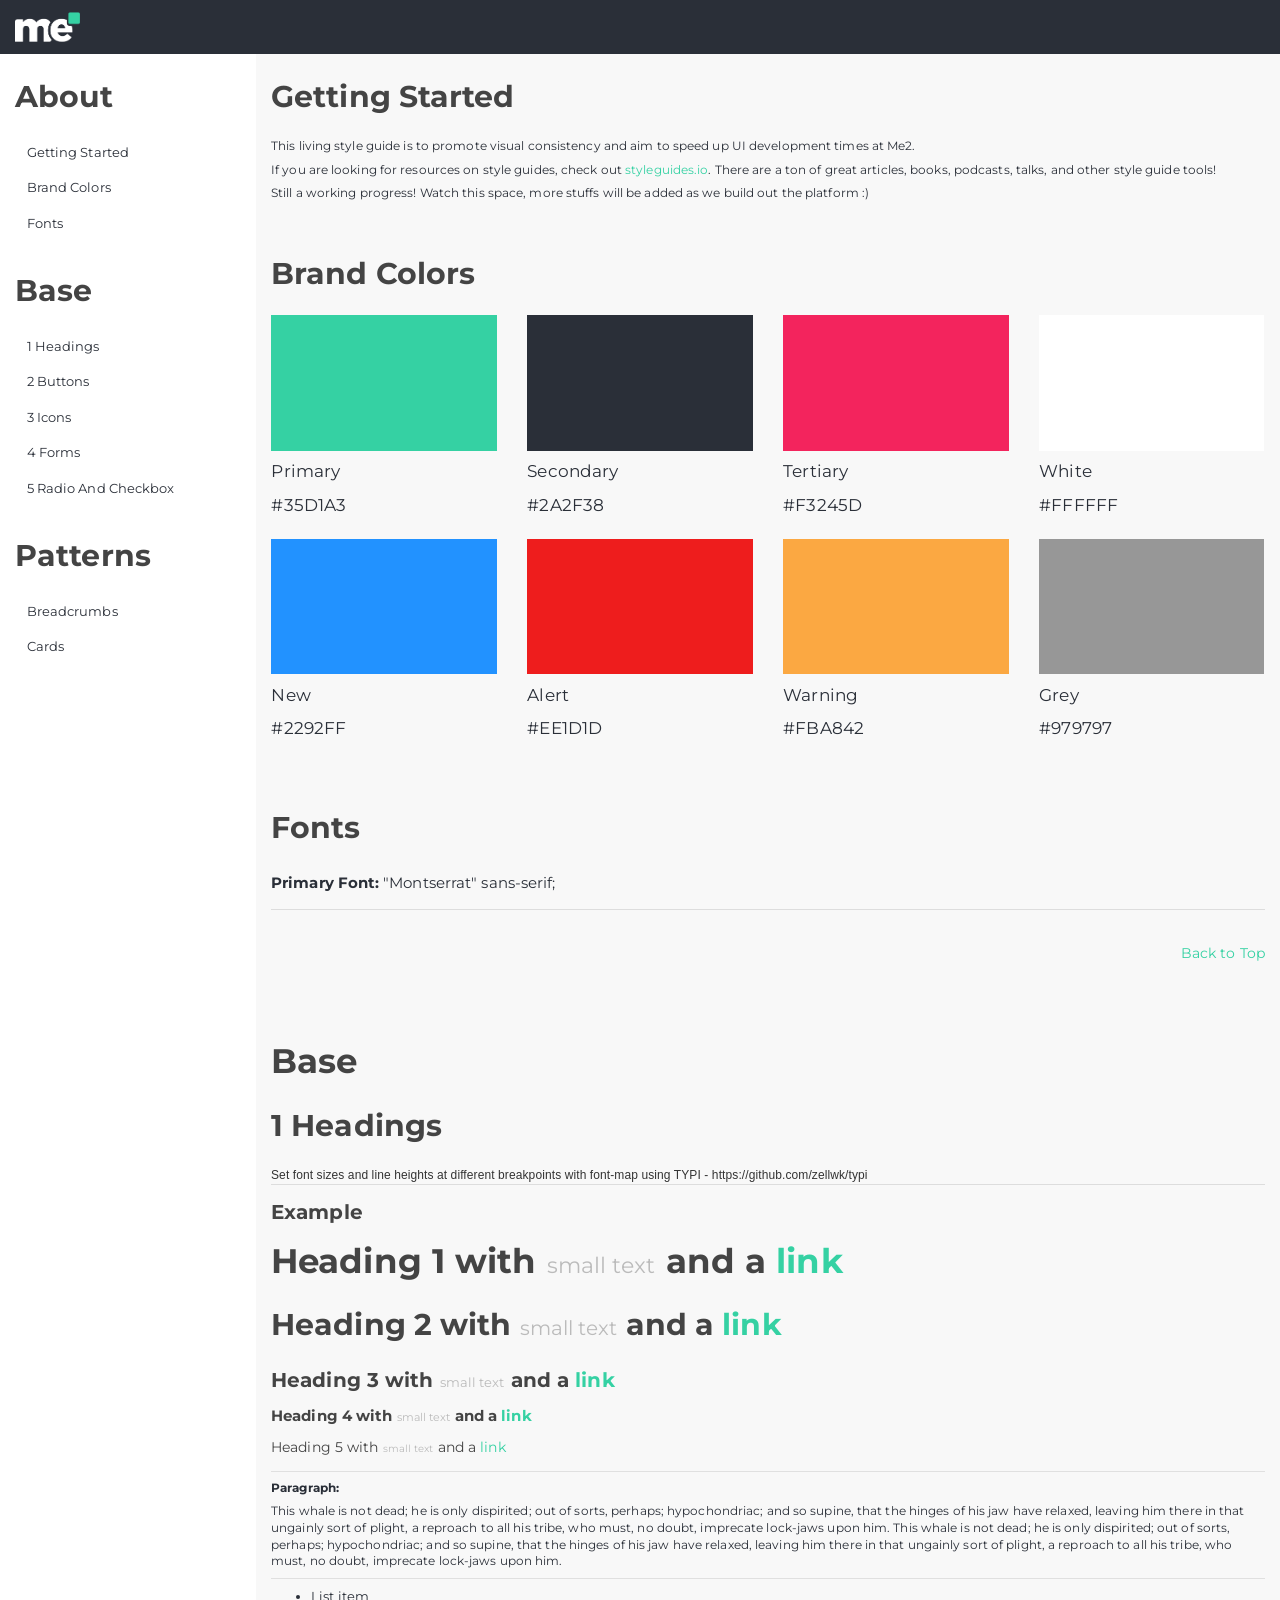
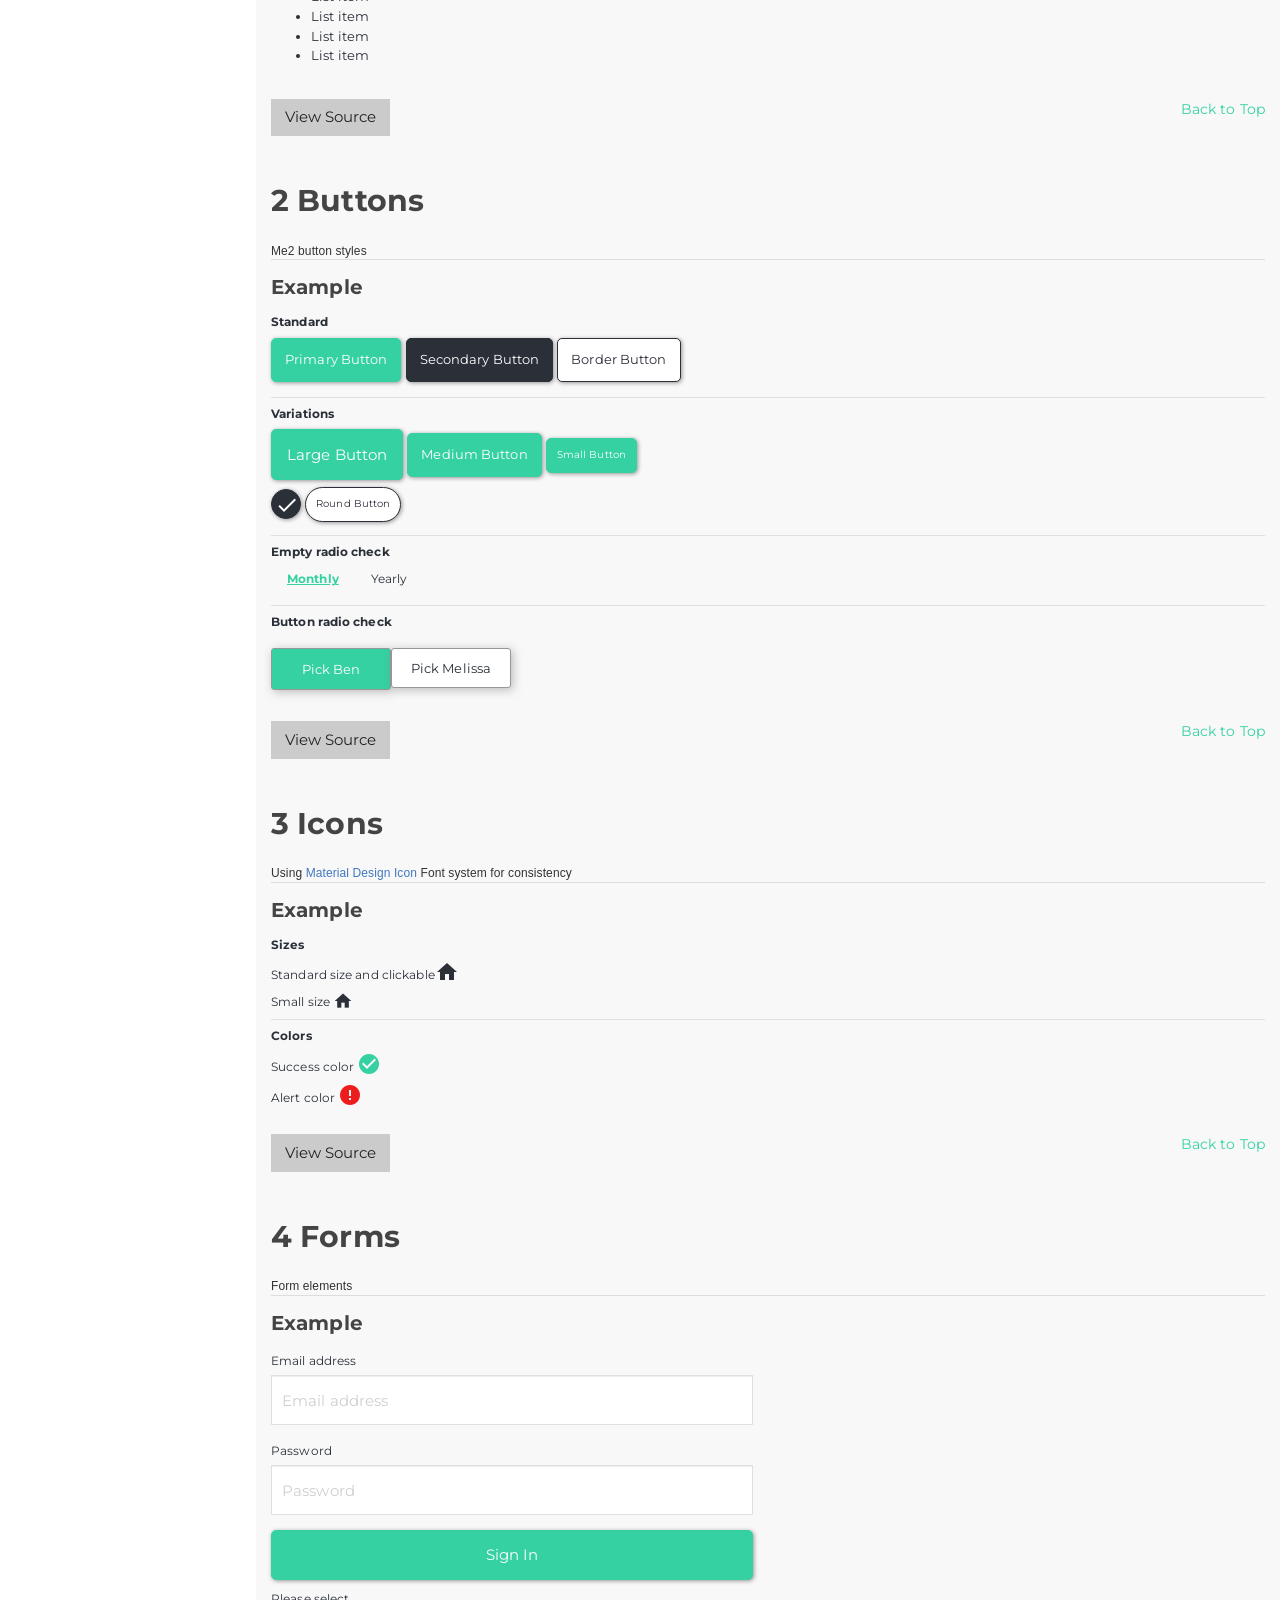
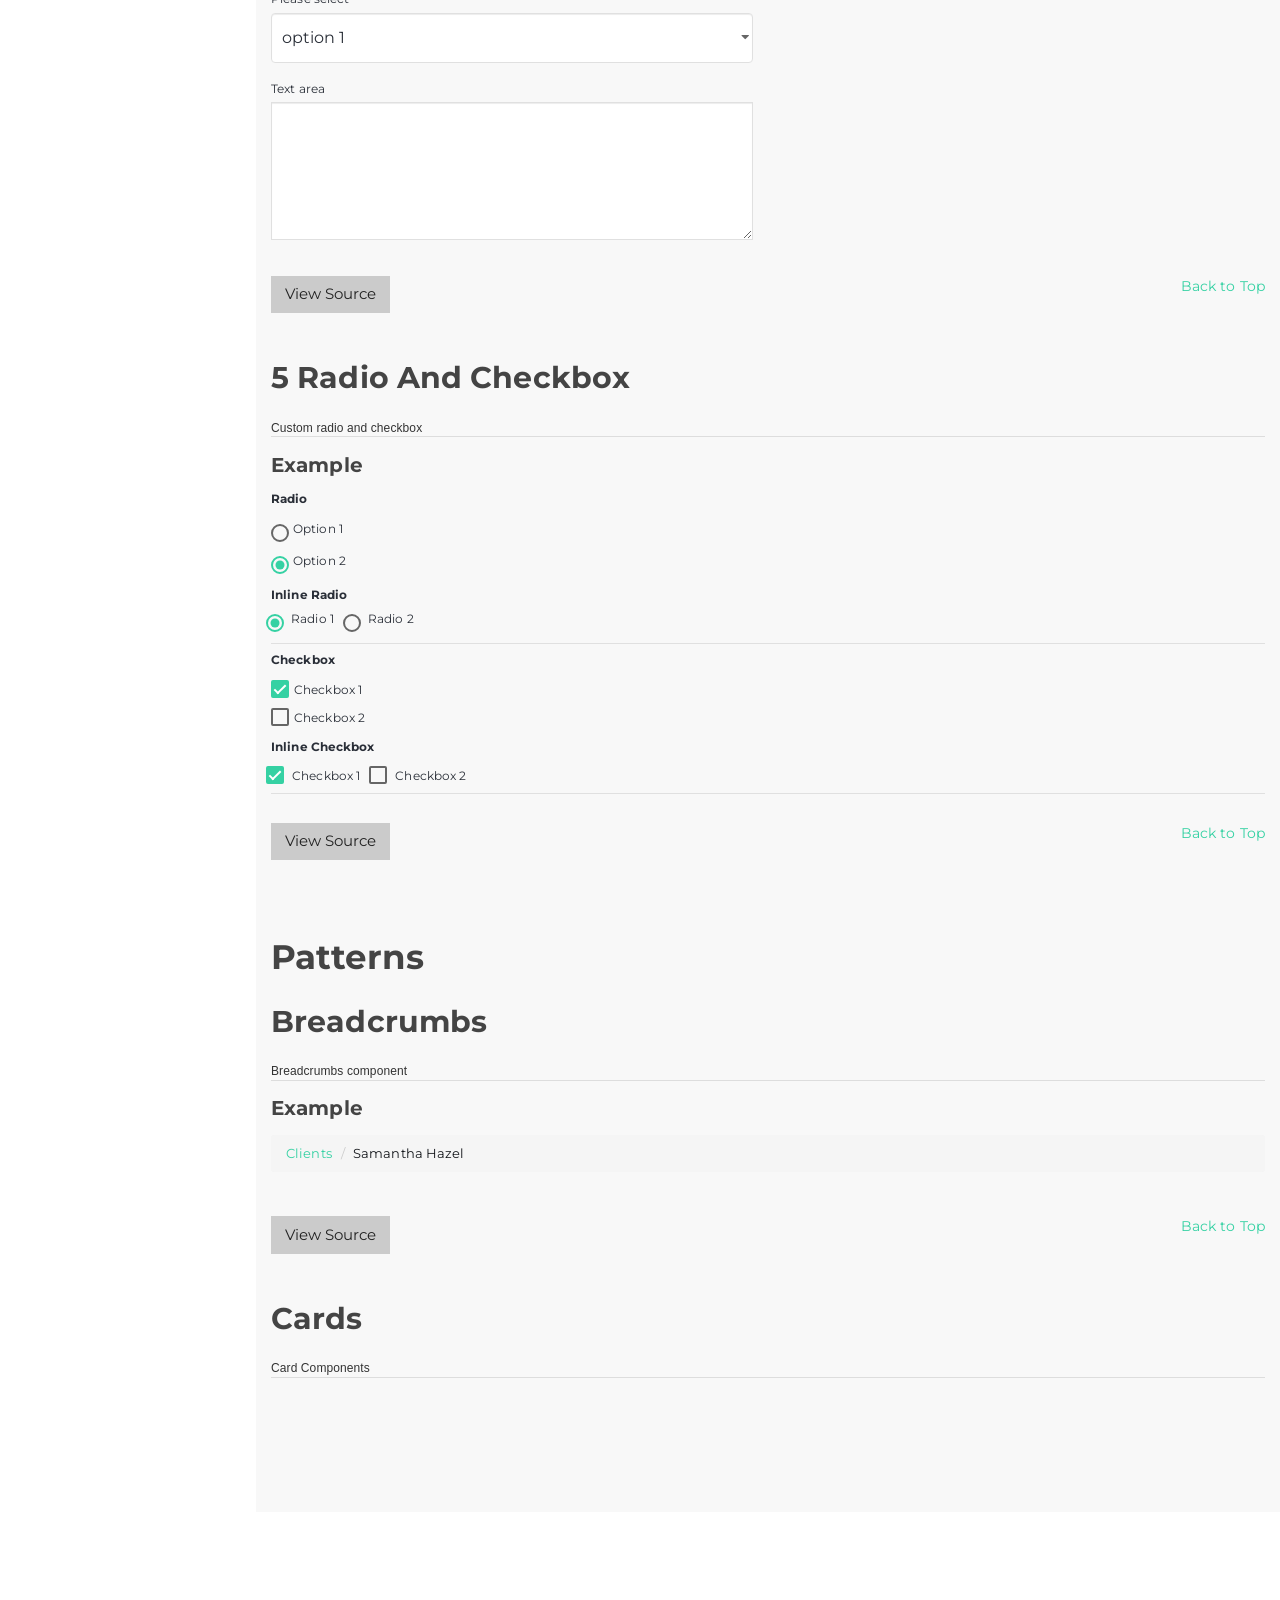
<file: index.html>
<!DOCTYPE html>
<html lang="en" class="no-js">

<head>
  <meta charset="utf-8">
  <title>Me2 Styleguide</title>
  <meta name="viewport" content="width=device-width, initial-scale=1.0">
  <meta name="theme-color" content="#000000">
  <!--[if lt IE 9]><link rel="stylesheet" href="css/sg-style-old-ie.css"><![endif]-->

  <!-- Icon font -->
  <link rel="stylesheet" type="text/css" href="//fonts.googleapis.com/icon?family=Material+Icons" />

  <!-- Stylesheets -->
  <link rel="stylesheet" href="css/bootstrap.css">
  <link rel="stylesheet" href="css/github-markdown.css">
  <link rel="stylesheet" href="css/sg-style.css">

  <!-- prism Syntax Highlighting Styles -->
  <link rel="stylesheet" href="vendor/prism/prism.css">
</head>

<body>
  <a href="#main" class="sg-visually-hidden sg-visually-hidden-focusable">Skip to main content</a>

  <div id="top" class="sg-header" role="banner">
    <div class="sg-container">
      <h1 class="sg-logo">
        <img class="sg-logo-img" src="images/me2-logo-white.png">
        <!-- <span class="sg-logo-initials">Me2</span>
        <span class="sg-logo-full">STYLE GUIDE</span> -->
      </h1>
      <button type="button" class="sg-nav-toggle">Menu</button>
    </div>
  </div>
  <!--/.sg-header-->

  <div class="sg-wrapper sg-clearfix">
    <div id="nav" class="sg-sidebar" role="navigation">
      <h2 class="sg-h2 sg-subnav-title">About</h2>
      <ul class="sg-nav-group">
        <li>
          <a href="#sg-about">Getting Started</a>
        </li>
        <li>
          <a href="#sg-colors">Brand Colors</a>
        </li>
        <li>
          <a href="#sg-fontStacks">Fonts</a>
        </li>
      </ul>

      <ul class="sg-nav-group"><li class="sg-subnav-parent"><h2 id="sg-markup-base" class="sg-h2 sg-title">base</h2><ul class="sg-nav-group"><li><a href="#sg-markup-base-1-headings-html">1 headings</a></li><li><a href="#sg-markup-base-2-buttons-html">2 buttons</a></li><li><a href="#sg-markup-base-3-icons-html">3 icons</a></li><li><a href="#sg-markup-base-4-forms-html">4 forms</a></li><li><a href="#sg-markup-base-5-radio and checkbox-html">5 radio and checkbox</a></li></ul></li><li class="sg-subnav-parent"><h2 id="sg-markup-patterns" class="sg-h2 sg-title">patterns</h2><ul class="sg-nav-group"><li><a href="#sg-markup-patterns-breadcrumbs-html">breadcrumbs</a></li><li><a href="#sg-markup-patterns-cards-html">cards</a></li></ul></li></ul>    </div>
    <!--/.sg-sidebar-->

    <div id="main" class="sg-main" role="main">
      <div class="sg-container">
        <div class="sg-info">
          <div class="sg-about sg-section">
            <h2 id="sg-about" class="sg-h2">Getting Started</h2>
            <p>This living style guide is to promote visual consistency and aim to speed up UI development times at Me2.</p>
            <p>If you are looking for resources on style guides, check out <a href="http://styleguides.io">styleguides.io</a>. There are a ton of great articles, books, podcasts, talks, and other style guide tools!</p>
            <p>Still a working progress! Watch this space, more stuffs will be added as we build out the platform :) </p>
          </div>
          <!--/.sg-about-->

          <!-- Manually add your UI colors here. -->
          <div class="sg-colors sg-section">
            <h2 id="sg-colors" class="sg-h2">Brand Colors</h2>
            <div class="sg-color-grid">
              <div class="sg-color">
                <div class="sg-color-swatch" style="background-color: #35D1A3;"></div>
                <div class="sg-color-name">Primary</div>
                <div class="sg-color-value">#35D1A3</div>
              </div>
              <div class="sg-color">
                <div class="sg-color-swatch" style="background-color: #2A2F38;"></div>

                <div class="sg-color-name">Secondary</div>
                <div class="sg-color-value">#2A2F38</div>
              </div>
              <div class="sg-color">
                <div class="sg-color-swatch" style="background-color: #F3245D;"></div>
                <div class="sg-color-name">Tertiary</div>
                <div class="sg-color-value">#F3245D</div>
              </div>
              <div class="sg-color">
                <div class="sg-color-swatch" style="background-color: #ffffff; border:"></div>
                <div class="sg-color-name">White</div>
                <div class="sg-color-value">#FFFFFF</div>
              </div>
            </div>
            <!--/.sg-color-grid-->
            <div class="sg-color-grid">
              <div class="sg-color">
                <div class="sg-color-swatch" style="background-color: #2292ff;"></div>
                <div class="sg-color-name">New</div>
                <div class="sg-color-value">#2292FF</div>
              </div>
              <div class="sg-color">
                <div class="sg-color-swatch" style="background-color: #EE1D1D;"></div>
                <div class="sg-color-name">Alert</div>
                <div class="sg-color-value">#EE1D1D</div>
              </div>
              <div class="sg-color">
                <div class="sg-color-swatch" style="background-color: #FBA842;"></div>
                <div class="sg-color-name">Warning</div>
                <div class="sg-color-value">#FBA842</div>
              </div>
              <div class="sg-color">
                <div class="sg-color-swatch" style="background-color: #979797;"></div>
                <div class="sg-color-name">Grey</div>
                <div class="sg-color-value">#979797</div>
              </div>
            </div>
            <!--/.sg-color-grid-->
          </div>
          <!--/.sg-colors-->

          <!-- Manually add your fonts here. -->
          <div class="sg-font-stacks sg-section">
            <h2 id="sg-fontStacks" class="sg-h2">Fonts</h2>
            <dl class="sg-font-list">
              <dt>Primary Font:</dt>
              <dd>"Montserrat" sans-serif;</dd>
            </dl>
            <div class="sg-markup-controls"><a class="sg-btn--top" href="#top">Back to Top</a></div>
          </div>
          <!--/.sg-font-stacks-->
        </div>
        <!--/.sg-info-->

        <div class="sg-section-group"><h1 id="sg-markup-base" class="sg-h1 sg-title">base</h1><div class="sg-section-group"><div class="sg-section"><h2 id="sg-markup-base-1-headings-html" class="sg-h2 sg-title">1 headings</h2><div class="sg-sub-section sg-doc"><div class="markdown-body"><p> Set font sizes and line heights at different breakpoints with font-map using TYPI - https://github.com/zellwk/typi</p></div></div><div class="sg-sub-section sg-example"><h3 class="sg-h3 sg-title">Example</h3><h1>Heading 1 with <small>small text</small> and a <a href="#">link</a></h1>
<h2>Heading 2 with <small>small text</small> and a <a href="#">link</a></h2>
<h3>Heading 3 with <small>small text</small> and a <a href="#">link</a></h3>
<h4>Heading 4 with <small>small text</small> and a <a href="#">link</a></h4>
<h5>Heading 5 with <small>small text</small> and a <a href="#">link</a></h5>
<hr>
<p><strong>Paragraph:</strong></p>
<p>This whale is not dead; he is only dispirited; out of sorts, perhaps; hypochondriac; and so supine, that the hinges of his jaw have relaxed, leaving him there in that ungainly sort of plight, a reproach to all his tribe, who must, no doubt, imprecate
  lock-jaws upon him. This whale is not dead; he is only dispirited; out of sorts, perhaps; hypochondriac; and so supine, that the hinges of his jaw have relaxed, leaving him there in that ungainly sort of plight, a reproach to all his tribe, who must,
  no doubt, imprecate lock-jaws upon him.</p>
<hr>
<ul>
  <li>List item</li>
  <li>List item</li>
  <li>List item</li>
  <li>List item</li>
</ul></div><div class="sg-sub-section"><div class="sg-markup-controls"><button type="button" class="sg-btn sg-btn--source">View Source</button><a class="sg-btn--top" href="#top">Back to Top</a></div><div class="sg-source"><button type="button" class="sg-btn sg-btn--select">Copy Source</button><pre class="line-numbers"><code class="language-markup">&lt;h1&gt;Heading 1 with &lt;small&gt;small text&lt;/small&gt; and a &lt;a href=&quot;#&quot;&gt;link&lt;/a&gt;&lt;/h1&gt;
&lt;h2&gt;Heading 2 with &lt;small&gt;small text&lt;/small&gt; and a &lt;a href=&quot;#&quot;&gt;link&lt;/a&gt;&lt;/h2&gt;
&lt;h3&gt;Heading 3 with &lt;small&gt;small text&lt;/small&gt; and a &lt;a href=&quot;#&quot;&gt;link&lt;/a&gt;&lt;/h3&gt;
&lt;h4&gt;Heading 4 with &lt;small&gt;small text&lt;/small&gt; and a &lt;a href=&quot;#&quot;&gt;link&lt;/a&gt;&lt;/h4&gt;
&lt;h5&gt;Heading 5 with &lt;small&gt;small text&lt;/small&gt; and a &lt;a href=&quot;#&quot;&gt;link&lt;/a&gt;&lt;/h5&gt;
&lt;hr&gt;
&lt;p&gt;&lt;strong&gt;Paragraph:&lt;/strong&gt;&lt;/p&gt;
&lt;p&gt;This whale is not dead; he is only dispirited; out of sorts, perhaps; hypochondriac; and so supine, that the hinges of his jaw have relaxed, leaving him there in that ungainly sort of plight, a reproach to all his tribe, who must, no doubt, imprecate
  lock-jaws upon him. This whale is not dead; he is only dispirited; out of sorts, perhaps; hypochondriac; and so supine, that the hinges of his jaw have relaxed, leaving him there in that ungainly sort of plight, a reproach to all his tribe, who must,
  no doubt, imprecate lock-jaws upon him.&lt;/p&gt;
&lt;hr&gt;
&lt;ul&gt;
  &lt;li&gt;List item&lt;/li&gt;
  &lt;li&gt;List item&lt;/li&gt;
  &lt;li&gt;List item&lt;/li&gt;
  &lt;li&gt;List item&lt;/li&gt;
&lt;/ul&gt;</code></pre></div></div></div><div class="sg-section"><h2 id="sg-markup-base-2-buttons-html" class="sg-h2 sg-title">2 buttons</h2><div class="sg-sub-section sg-doc"><div class="markdown-body"><p>Me2 button styles</p></div></div><div class="sg-sub-section sg-example"><h3 class="sg-h3 sg-title">Example</h3><p><strong>Standard</strong></p>
<button class="btn btn--primary">Primary button</button>
<button class="btn btn--secondary">Secondary button</button>
<button class="btn btn--border">Border button</button>
<hr>
<p><strong>Variations</strong></p>
<button class="btn btn--primary btn--l">Large button</button>
<button class="btn btn--primary btn--m">Medium button</button>
<button class="btn btn--primary btn--s">Small button</button>
<br>
<button class="btn btn--secondary btn--s btn--circle"><i class="material-icons">&#xE876;</i></button>
<button class="btn btn--border btn--s btn--round">Round button</button>
<hr>
<p><strong>Empty radio check</strong></p>
<div class="btn-group btn-group-divided">
  <div class="btn--label">
    <label>
      <input type="radio" name="emptyradio" id="option1" value="option1" checked>
      <span>Monthly</span>
    </label>
  </div>
  <div class="btn--label">
    <label>
      <input type="radio" name="emptyradio" id="option2" value="option2">
      <span>Yearly</span>
    </label>
  </div>
</div>
<hr>
<p><strong>Button radio check</strong></p>
<div class="btn-group btn-group-divided">
  <div class="btn--check">
    <label>
      <input type="radio" name="buttoncheck" id="option1" value="option1" checked>
      <span>Pick Ben</span>
    </label>
  </div>
  <div class="btn--check">
    <label>
      <input type="radio" name="buttoncheck" id="option2" value="option2">
      <span>Pick Melissa</span>
    </label>
  </div>
</div></div><div class="sg-sub-section"><div class="sg-markup-controls"><button type="button" class="sg-btn sg-btn--source">View Source</button><a class="sg-btn--top" href="#top">Back to Top</a></div><div class="sg-source"><button type="button" class="sg-btn sg-btn--select">Copy Source</button><pre class="line-numbers"><code class="language-markup">&lt;p&gt;&lt;strong&gt;Standard&lt;/strong&gt;&lt;/p&gt;
&lt;button class=&quot;btn btn--primary&quot;&gt;Primary button&lt;/button&gt;
&lt;button class=&quot;btn btn--secondary&quot;&gt;Secondary button&lt;/button&gt;
&lt;button class=&quot;btn btn--border&quot;&gt;Border button&lt;/button&gt;
&lt;hr&gt;
&lt;p&gt;&lt;strong&gt;Variations&lt;/strong&gt;&lt;/p&gt;
&lt;button class=&quot;btn btn--primary btn--l&quot;&gt;Large button&lt;/button&gt;
&lt;button class=&quot;btn btn--primary btn--m&quot;&gt;Medium button&lt;/button&gt;
&lt;button class=&quot;btn btn--primary btn--s&quot;&gt;Small button&lt;/button&gt;
&lt;br&gt;
&lt;button class=&quot;btn btn--secondary btn--s btn--circle&quot;&gt;&lt;i class=&quot;material-icons&quot;&gt;&amp;#xE876;&lt;/i&gt;&lt;/button&gt;
&lt;button class=&quot;btn btn--border btn--s btn--round&quot;&gt;Round button&lt;/button&gt;
&lt;hr&gt;
&lt;p&gt;&lt;strong&gt;Empty radio check&lt;/strong&gt;&lt;/p&gt;
&lt;div class=&quot;btn-group btn-group-divided&quot;&gt;
  &lt;div class=&quot;btn--label&quot;&gt;
    &lt;label&gt;
      &lt;input type=&quot;radio&quot; name=&quot;emptyradio&quot; id=&quot;option1&quot; value=&quot;option1&quot; checked&gt;
      &lt;span&gt;Monthly&lt;/span&gt;
    &lt;/label&gt;
  &lt;/div&gt;
  &lt;div class=&quot;btn--label&quot;&gt;
    &lt;label&gt;
      &lt;input type=&quot;radio&quot; name=&quot;emptyradio&quot; id=&quot;option2&quot; value=&quot;option2&quot;&gt;
      &lt;span&gt;Yearly&lt;/span&gt;
    &lt;/label&gt;
  &lt;/div&gt;
&lt;/div&gt;
&lt;hr&gt;
&lt;p&gt;&lt;strong&gt;Button radio check&lt;/strong&gt;&lt;/p&gt;
&lt;div class=&quot;btn-group btn-group-divided&quot;&gt;
  &lt;div class=&quot;btn--check&quot;&gt;
    &lt;label&gt;
      &lt;input type=&quot;radio&quot; name=&quot;buttoncheck&quot; id=&quot;option1&quot; value=&quot;option1&quot; checked&gt;
      &lt;span&gt;Pick Ben&lt;/span&gt;
    &lt;/label&gt;
  &lt;/div&gt;
  &lt;div class=&quot;btn--check&quot;&gt;
    &lt;label&gt;
      &lt;input type=&quot;radio&quot; name=&quot;buttoncheck&quot; id=&quot;option2&quot; value=&quot;option2&quot;&gt;
      &lt;span&gt;Pick Melissa&lt;/span&gt;
    &lt;/label&gt;
  &lt;/div&gt;
&lt;/div&gt;</code></pre></div></div></div><div class="sg-section"><h2 id="sg-markup-base-3-icons-html" class="sg-h2 sg-title">3 icons</h2><div class="sg-sub-section sg-doc"><div class="markdown-body"><p>Using <a href="https://material.io/icons/" target="_blank">Material Design Icon</a> Font system for consistency</p></div></div><div class="sg-sub-section sg-example"><h3 class="sg-h3 sg-title">Example</h3><article>
  <p><strong>Sizes</strong></p>
  <p>Standard size and clickable<i class="material-icons icon-clickable">&#xE88A;</i></p>
  <p>Small size <i class="material-icons icon--sm">&#xE88A;</i></p>
  <hr>
  <p><strong>Colors</strong></p>
  <p>Success color <i class="material-icons icon-color--success">&#xE86C;</i></p>
  <p>Alert color <i class="material-icons icon-color--warning">&#xE000;</i></p>
</article></div><div class="sg-sub-section"><div class="sg-markup-controls"><button type="button" class="sg-btn sg-btn--source">View Source</button><a class="sg-btn--top" href="#top">Back to Top</a></div><div class="sg-source"><button type="button" class="sg-btn sg-btn--select">Copy Source</button><pre class="line-numbers"><code class="language-markup">&lt;article&gt;
  &lt;p&gt;&lt;strong&gt;Sizes&lt;/strong&gt;&lt;/p&gt;
  &lt;p&gt;Standard size and clickable&lt;i class=&quot;material-icons icon-clickable&quot;&gt;&amp;#xE88A;&lt;/i&gt;&lt;/p&gt;
  &lt;p&gt;Small size &lt;i class=&quot;material-icons icon--sm&quot;&gt;&amp;#xE88A;&lt;/i&gt;&lt;/p&gt;
  &lt;hr&gt;
  &lt;p&gt;&lt;strong&gt;Colors&lt;/strong&gt;&lt;/p&gt;
  &lt;p&gt;Success color &lt;i class=&quot;material-icons icon-color--success&quot;&gt;&amp;#xE86C;&lt;/i&gt;&lt;/p&gt;
  &lt;p&gt;Alert color &lt;i class=&quot;material-icons icon-color--warning&quot;&gt;&amp;#xE000;&lt;/i&gt;&lt;/p&gt;
&lt;/article&gt;</code></pre></div></div></div><div class="sg-section"><h2 id="sg-markup-base-4-forms-html" class="sg-h2 sg-title">4 forms</h2><div class="sg-sub-section sg-doc"><div class="markdown-body"><p>Form elements</p></div></div><div class="sg-sub-section sg-example"><h3 class="sg-h3 sg-title">Example</h3><div class="row">
  <div class="col-sm-6">
    <form>
      <div class="form-group">
        <label>Email address</label>
        <input type="text" class="input-lg form-control" placeholder="Email address" required name="email" />
      </div>

      <div class="form-group">
        <label>Password</label>
        <input type="password" class="input-lg form-control" placeholder="Password" required name="password" />
      </div>
      <button type="submit" class="btn btn-block btn--primary btn--l">Sign In</button>
      <br>
      <div class="form-group">
        <label for="">Please select</label>
        <select class="form-control">
          <option>option 1</option>
          <option>option 2</option>
        </select>
      </div>
      <div class="form-group">
        <label for="">Text area</label>
        <textarea class="form-control" maxlength="300" rows="6" type="text"></textarea>
      </div>
    </form>
  </div>
</div></div><div class="sg-sub-section"><div class="sg-markup-controls"><button type="button" class="sg-btn sg-btn--source">View Source</button><a class="sg-btn--top" href="#top">Back to Top</a></div><div class="sg-source"><button type="button" class="sg-btn sg-btn--select">Copy Source</button><pre class="line-numbers"><code class="language-markup">&lt;div class=&quot;row&quot;&gt;
  &lt;div class=&quot;col-sm-6&quot;&gt;
    &lt;form&gt;
      &lt;div class=&quot;form-group&quot;&gt;
        &lt;label&gt;Email address&lt;/label&gt;
        &lt;input type=&quot;text&quot; class=&quot;input-lg form-control&quot; placeholder=&quot;Email address&quot; required name=&quot;email&quot; /&gt;
      &lt;/div&gt;

      &lt;div class=&quot;form-group&quot;&gt;
        &lt;label&gt;Password&lt;/label&gt;
        &lt;input type=&quot;password&quot; class=&quot;input-lg form-control&quot; placeholder=&quot;Password&quot; required name=&quot;password&quot; /&gt;
      &lt;/div&gt;
      &lt;button type=&quot;submit&quot; class=&quot;btn btn-block btn--primary btn--l&quot;&gt;Sign In&lt;/button&gt;
      &lt;br&gt;
      &lt;div class=&quot;form-group&quot;&gt;
        &lt;label for=&quot;&quot;&gt;Please select&lt;/label&gt;
        &lt;select class=&quot;form-control&quot;&gt;
          &lt;option&gt;option 1&lt;/option&gt;
          &lt;option&gt;option 2&lt;/option&gt;
        &lt;/select&gt;
      &lt;/div&gt;
      &lt;div class=&quot;form-group&quot;&gt;
        &lt;label for=&quot;&quot;&gt;Text area&lt;/label&gt;
        &lt;textarea class=&quot;form-control&quot; maxlength=&quot;300&quot; rows=&quot;6&quot; type=&quot;text&quot;&gt;&lt;/textarea&gt;
      &lt;/div&gt;
    &lt;/form&gt;
  &lt;/div&gt;
&lt;/div&gt;</code></pre></div></div></div><div class="sg-section"><h2 id="sg-markup-base-5-radio and checkbox-html" class="sg-h2 sg-title">5 radio and checkbox</h2><div class="sg-sub-section sg-doc"><div class="markdown-body"><p>Custom radio and checkbox </p></div></div><div class="sg-sub-section sg-example"><h3 class="sg-h3 sg-title">Example</h3><p><strong>Radio</strong></p>
<div class="radio">
  <label><input type="radio" name="radio-btn1" checked>Option 1</label>
</div>
<div class="radio">
  <label><input type="radio" name="radio-btn1" checked>Option 2</label>
</div>
<p><strong>Inline Radio</strong></p>
<label class="radio-inline">
    <input type="radio" name="radio-btn" checked/> Radio 1
</label>
<label class="radio-inline">
    <input type="radio" name="radio-btn"/> Radio 2
</label>
<hr>
<p><strong>Checkbox</strong></p>
<div class="checkbox">
  <label><input type="checkbox" checked>Checkbox 1</label>
</div>
<div class="checkbox">
  <label><input type="checkbox">Checkbox 2</label>
</div>
<p><strong>Inline Checkbox</strong></p>
<label class="checkbox-inline">
    <input type="checkbox" checked/> Checkbox 1
</label>
<label class="checkbox-inline">
    <input type="checkbox"/> Checkbox 2
</label>
<hr></div><div class="sg-sub-section"><div class="sg-markup-controls"><button type="button" class="sg-btn sg-btn--source">View Source</button><a class="sg-btn--top" href="#top">Back to Top</a></div><div class="sg-source"><button type="button" class="sg-btn sg-btn--select">Copy Source</button><pre class="line-numbers"><code class="language-markup">&lt;p&gt;&lt;strong&gt;Radio&lt;/strong&gt;&lt;/p&gt;
&lt;div class=&quot;radio&quot;&gt;
  &lt;label&gt;&lt;input type=&quot;radio&quot; name=&quot;radio-btn1&quot; checked&gt;Option 1&lt;/label&gt;
&lt;/div&gt;
&lt;div class=&quot;radio&quot;&gt;
  &lt;label&gt;&lt;input type=&quot;radio&quot; name=&quot;radio-btn1&quot; checked&gt;Option 2&lt;/label&gt;
&lt;/div&gt;
&lt;p&gt;&lt;strong&gt;Inline Radio&lt;/strong&gt;&lt;/p&gt;
&lt;label class=&quot;radio-inline&quot;&gt;
    &lt;input type=&quot;radio&quot; name=&quot;radio-btn&quot; checked/&gt; Radio 1
&lt;/label&gt;
&lt;label class=&quot;radio-inline&quot;&gt;
    &lt;input type=&quot;radio&quot; name=&quot;radio-btn&quot;/&gt; Radio 2
&lt;/label&gt;
&lt;hr&gt;
&lt;p&gt;&lt;strong&gt;Checkbox&lt;/strong&gt;&lt;/p&gt;
&lt;div class=&quot;checkbox&quot;&gt;
  &lt;label&gt;&lt;input type=&quot;checkbox&quot; checked&gt;Checkbox 1&lt;/label&gt;
&lt;/div&gt;
&lt;div class=&quot;checkbox&quot;&gt;
  &lt;label&gt;&lt;input type=&quot;checkbox&quot;&gt;Checkbox 2&lt;/label&gt;
&lt;/div&gt;
&lt;p&gt;&lt;strong&gt;Inline Checkbox&lt;/strong&gt;&lt;/p&gt;
&lt;label class=&quot;checkbox-inline&quot;&gt;
    &lt;input type=&quot;checkbox&quot; checked/&gt; Checkbox 1
&lt;/label&gt;
&lt;label class=&quot;checkbox-inline&quot;&gt;
    &lt;input type=&quot;checkbox&quot;/&gt; Checkbox 2
&lt;/label&gt;
&lt;hr&gt;</code></pre></div></div></div></div><h1 id="sg-markup-patterns" class="sg-h1 sg-title">patterns</h1><div class="sg-section-group"><div class="sg-section"><h2 id="sg-markup-patterns-breadcrumbs-html" class="sg-h2 sg-title">breadcrumbs</h2><div class="sg-sub-section sg-doc"><div class="markdown-body"><p>Breadcrumbs component</p></div></div><div class="sg-sub-section sg-example"><h3 class="sg-h3 sg-title">Example</h3><ol class="breadcrumb">
  <li class="breadcrumb-item"><a href="/coach/client">Clients</a></li>
  <li class="breadcrumb-item active">Samantha Hazel</li>
</ol></div><div class="sg-sub-section"><div class="sg-markup-controls"><button type="button" class="sg-btn sg-btn--source">View Source</button><a class="sg-btn--top" href="#top">Back to Top</a></div><div class="sg-source"><button type="button" class="sg-btn sg-btn--select">Copy Source</button><pre class="line-numbers"><code class="language-markup">&lt;ol class=&quot;breadcrumb&quot;&gt;
  &lt;li class=&quot;breadcrumb-item&quot;&gt;&lt;a href=&quot;/coach/client&quot;&gt;Clients&lt;/a&gt;&lt;/li&gt;
  &lt;li class=&quot;breadcrumb-item active&quot;&gt;Samantha Hazel&lt;/li&gt;
&lt;/ol&gt;</code></pre></div></div></div><div class="sg-section"><h2 id="sg-markup-patterns-cards-html" class="sg-h2 sg-title">cards</h2><div class="sg-sub-section sg-doc"><div class="markdown-body"><p>Card Components</p></div></div></div></div></div>      </div>
      <!--/.sg-container-->
    </div>
    <!--/.sg-main-->
  </div>
  <!--/.sg-wrapper-->

  <!--[if gt IE 8]><!-->
  <script src="vendor/prism/prism.js"></script>
  <!--<![endif]-->
  <script src="js/sg-scripts.js"></script>
</body>

</html>
</file>
<file: css/sg-style-old-ie.css>
/* -------------------------------------------------------------------------

 Style Guide Boilerplate
 Repo: https://github.com/bjankord/Style-Guide-Boilerplate
 Author: Brett Jankord
 License: MIT

---------------------------------------------------------------------------- */

/* -------------------------------------------------------------------------
 Old IE Styles
---------------------------------------------------------------------------- */
.sg-container {
  min-width: 1024px;
}

.sg-sidebar,
.js .sg-sidebar,
.js.nav-is-active .sg-sidebar {
  bottom: 0;
  float: left;
  font-size: 100%;
  opacity: 1;
  position: absolute;
  top: 0;
  width: 25%;
}

.sg-main {
  float: right;
  width: 75%;
}


.sg-logo-initials {
  display: none;
}

.sg-logo-full {
  display: inline;
}


.sg-nav-toggle {
  display: none;
}


.sg-enhanced .sg-btn--select {
  display: block;
}


.sg-color-grid {
  margin: 0 -2.5%;
  overflow: hidden;
}

.sg-color {
  float: left;
  margin-left: 2.5%;
  margin-right: 2.5%;
  width: 45%;
}

.sg-color-swatch {
  padding-top: 60%; /* Used to set height of color swatch */
}


.sg-color {
  margin-left: 1.5%;
  margin-right: 1.5%;
  width: 22%;
}

.sg-color-grid {
  margin: 0 -1.5%;
}

.sg-font-list dt {
  float: left;
  padding-right: .25em;
}
</file>
<file: css/github-markdown.css>
.markdown-body{-webkit-text-size-adjust:100%;text-size-adjust:100%;color:#333;overflow:hidden;font-family:"Helvetica Neue",Helvetica,"Segoe UI",Arial,freesans,sans-serif;font-size:16px;line-height:1.6;word-wrap:break-word;}.markdown-body a{background-color:transparent;}.markdown-body a:active,.markdown-body a:hover{outline:0;}.markdown-body strong{font-weight:bold;}.markdown-body h1{font-size:2em;margin:0.67em 0;}.markdown-body img{border:0;}.markdown-body hr{box-sizing:content-box;height:0;}.markdown-body pre{overflow:auto;}.markdown-body code,.markdown-body kbd,.markdown-body pre{font-family:monospace,monospace;font-size:1em;}.markdown-body input{color:inherit;font:inherit;margin:0;}.markdown-body html input[disabled]{cursor:default;}.markdown-body input{line-height:normal;}.markdown-body input[type="checkbox"]{box-sizing:border-box;padding:0;}.markdown-body table{border-collapse:collapse;border-spacing:0;}.markdown-body td,.markdown-body th{padding:0;}.markdown-body *{box-sizing:border-box;}.markdown-body input{font:13px/1.4 Helvetica,arial,nimbussansl,liberationsans,freesans,clean,sans-serif,"Segoe UI Emoji","Segoe UI Symbol";}.markdown-body a{color:#4078c0;text-decoration:none;}.markdown-body a:hover,.markdown-body a:active{text-decoration:underline;}.markdown-body hr{height:0;margin:15px 0;overflow:hidden;background:transparent;border:0;border-bottom:1px solid #ddd;}.markdown-body hr:before{display:table;content:"";}.markdown-body hr:after{display:table;clear:both;content:"";}.markdown-body h1,.markdown-body h2,.markdown-body h3,.markdown-body h4,.markdown-body h5,.markdown-body h6{margin-top:15px;margin-bottom:15px;line-height:1.1;}.markdown-body h1{font-size:30px;}.markdown-body h2{font-size:21px;}.markdown-body h3{font-size:16px;}.markdown-body h4{font-size:14px;}.markdown-body h5{font-size:12px;}.markdown-body h6{font-size:11px;}.markdown-body blockquote{margin:0;}.markdown-body ul,.markdown-body ol{padding:0;margin-top:0;margin-bottom:0;}.markdown-body ol ol,.markdown-body ul ol{list-style-type:lower-roman;}.markdown-body ul ul ol,.markdown-body ul ol ol,.markdown-body ol ul ol,.markdown-body ol ol ol{list-style-type:lower-alpha;}.markdown-body dd{margin-left:0;}.markdown-body code{font-family:Consolas,"Liberation Mono",Menlo,Courier,monospace;font-size:12px;}.markdown-body pre{margin-top:0;margin-bottom:0;font:12px Consolas,"Liberation Mono",Menlo,Courier,monospace;}.markdown-body .select::-ms-expand{opacity:0;}.markdown-body .octicon-link:before{content:'\f05c';}.markdown-body>*:first-child{margin-top:0!important;}.markdown-body>*:last-child{margin-bottom:0!important;}.markdown-body a:not([href]){color:inherit;text-decoration:none;}.markdown-body .anchor{position:absolute;top:0;left:0;display:block;padding-right:6px;padding-left:30px;margin-left:-30px;}.markdown-body .anchor:focus{outline:none;}.markdown-body h1,.markdown-body h2,.markdown-body h3,.markdown-body h4,.markdown-body h5,.markdown-body h6{position:relative;margin-top:1em;margin-bottom:16px;font-family:"HelveticaNeue-Medium", "Helvetica Neue Medium", "Helvetica Neue", Helvetica, Arial, "Lucida Grande", sans-serif;font-weight:500;line-height:1.4;}.markdown-body h1 .octicon-link,.markdown-body h2 .octicon-link,.markdown-body h3 .octicon-link,.markdown-body h4 .octicon-link,.markdown-body h5 .octicon-link,.markdown-body h6 .octicon-link{display:none;color:#000;vertical-align:middle;}.markdown-body h1:hover .anchor,.markdown-body h2:hover .anchor,.markdown-body h3:hover .anchor,.markdown-body h4:hover .anchor,.markdown-body h5:hover .anchor,.markdown-body h6:hover .anchor{padding-left:8px;margin-left:-30px;text-decoration:none;}.markdown-body h1:hover .anchor .octicon-link,.markdown-body h2:hover .anchor .octicon-link,.markdown-body h3:hover .anchor .octicon-link,.markdown-body h4:hover .anchor .octicon-link,.markdown-body h5:hover .anchor .octicon-link,.markdown-body h6:hover .anchor .octicon-link{display:inline-block;}.markdown-body h1{padding-bottom:0.3em;font-size:1.75em;line-height:1.2;border-bottom:1px solid #eee;}.markdown-body h1 .anchor{line-height:1;}.markdown-body h2{padding-bottom:0.3em;font-size:1.5em;line-height:1.225;border-bottom:1px solid #eee;}.markdown-body h2 .anchor{line-height:1;}.markdown-body h3{font-size:1.25em;line-height:1.43;}.markdown-body h3 .anchor{line-height:1.2;}.markdown-body h4{font-size:1em;}.markdown-body h4 .anchor{line-height:1.2;}.markdown-body h5{font-size:.75em;}.markdown-body h5 .anchor{line-height:1.1;}.markdown-body h6{font-size:.75em;color:#777;}.markdown-body h6 .anchor{line-height:1.1;}.markdown-body p,.markdown-body blockquote,.markdown-body ul,.markdown-body ol,.markdown-body dl,.markdown-body table,.markdown-body pre{margin-top:0;margin-bottom:16px;}.markdown-body hr{height:4px;padding:0;margin:16px 0;background-color:#e7e7e7;border:0 none;}.markdown-body ul,.markdown-body ol{padding-left:2em;}.markdown-body ul ul,.markdown-body ul ol,.markdown-body ol ol,.markdown-body ol ul{margin-top:0;margin-bottom:0;}.markdown-body li>p{margin-top:16px;}.markdown-body dl{padding:0;}.markdown-body dl dt{padding:0;margin-top:16px;font-size:1em;font-style:italic;font-weight:bold;}.markdown-body dl dd{padding:0 16px;margin-bottom:16px;}.markdown-body blockquote{padding:0 15px;color:#777;border-left:4px solid #ddd;}.markdown-body blockquote>:first-child{margin-top:0;}.markdown-body blockquote>:last-child{margin-bottom:0;}.markdown-body table{display:block;width:100%;overflow:auto;word-break:normal;word-break:keep-all;}.markdown-body table th{font-weight:bold;}.markdown-body table th,.markdown-body table td{padding:6px 13px;border:1px solid #ddd;}.markdown-body table tr{background-color:#fff;border-top:1px solid #ccc;}.markdown-body table tr:nth-child(2n){background-color:#f8f8f8;}.markdown-body img{max-width:100%;box-sizing:border-box;}.markdown-body code{padding:0;padding-top:0.2em;padding-bottom:0.2em;margin:0;font-size:85%;background-color:rgba(0,0,0,0.04);border-radius:3px;}.markdown-body code:before,.markdown-body code:after{letter-spacing:-0.2em;content:"\00a0";}.markdown-body pre>code{padding:0;margin:0;font-size:100%;word-break:normal;white-space:pre;background:transparent;border:0;}.markdown-body .highlight{margin-bottom:16px;}.markdown-body .highlight pre,.markdown-body pre{padding:16px;overflow:auto;font-size:85%;line-height:1.45;background-color:#1B1B18;border-radius:3px;color:#fff;}.markdown-body .highlight pre{margin-bottom:0;word-break:normal;}.markdown-body pre{word-wrap:normal;}.markdown-body pre code{display:inline;max-width:initial;padding:0;margin:0;overflow:initial;line-height:inherit;word-wrap:normal;background-color:transparent;border:0;}.markdown-body pre code:before,.markdown-body pre code:after{content:normal;}.markdown-body kbd{display:inline-block;padding:3px 5px;font-size:11px;line-height:10px;color:#555;vertical-align:middle;background-color:#fcfcfc;border:solid 1px #ccc;border-bottom-color:#bbb;border-radius:3px;box-shadow:inset 0 -1px 0 #bbb;}.markdown-body .pl-c{color:#969896;}.markdown-body .pl-c1,.markdown-body .pl-s .pl-v{color:#0086b3;}.markdown-body .pl-e,.markdown-body .pl-en{color:#795da3;}.markdown-body .pl-s .pl-s1,.markdown-body .pl-smi{color:#333;}.markdown-body .pl-ent{color:#63a35c;}.markdown-body .pl-k{color:#a71d5d;}.markdown-body .pl-pds,.markdown-body .pl-s,.markdown-body .pl-s .pl-pse .pl-s1,.markdown-body .pl-sr,.markdown-body .pl-sr .pl-cce,.markdown-body .pl-sr .pl-sra,.markdown-body .pl-sr .pl-sre{color:#183691;}.markdown-body .pl-v{color:#ed6a43;}.markdown-body .pl-id{color:#b52a1d;}.markdown-body .pl-ii{background-color:#b52a1d;color:#f8f8f8;}.markdown-body .pl-sr .pl-cce{color:#63a35c;font-weight:bold;}.markdown-body .pl-ml{color:#693a17;}.markdown-body .pl-mh,.markdown-body .pl-mh .pl-en,.markdown-body .pl-ms{color:#1d3e81;font-weight:bold;}.markdown-body .pl-mq{color:#008080;}.markdown-body .pl-mi{color:#333;font-style:italic;}.markdown-body .pl-mb{color:#333;font-weight:bold;}.markdown-body .pl-md{background-color:#ffecec;color:#bd2c00;}.markdown-body .pl-mi1{background-color:#eaffea;color:#55a532;}.markdown-body .pl-mdr{color:#795da3;font-weight:bold;}.markdown-body .pl-mo{color:#1d3e81;}.markdown-body kbd{display:inline-block;padding:3px 5px;font:11px Consolas,"Liberation Mono",Menlo,Courier,monospace;line-height:10px;color:#555;vertical-align:middle;background-color:#fcfcfc;border:solid 1px #ccc;border-bottom-color:#bbb;border-radius:3px;box-shadow:inset 0 -1px 0 #bbb;}.markdown-body .task-list-item{list-style-type:none;}.markdown-body .task-list-item+.task-list-item{margin-top:3px;}.markdown-body .task-list-item input{margin:0 0.35em 0.25em -1.6em;vertical-align:middle;}.markdown-body :checked+.radio-label{z-index:1;position:relative;border-color:#4078c0;}
</file>
<file: css/sg-style.css>
@import url("https://fonts.googleapis.com/css?family=Montserrat:400,700");
/* Shorthand mixins*/
html {
  height: 100%; }

body {
  position: relative; }

/* Page layout */
.page-section {
  width: 100%;
  display: block;
  position: relative;
  background-attachment: fixed;
  background-repeat: no-repeat;
  background-position: center center;
  background-size: cover;
  padding: 30px 0; }

.scrollable-area--x {
  direction: ltr;
  width: 100%;
  overflow-x: auto;
  overflow-y: hidden;
  position: relative; }

.scrollable-area--y {
  direction: ltr;
  height: 100%;
  overflow-y: auto;
  overflow-x: hidden;
  position: relative; }

*:focus {
  outline: none; }

a {
  text-decoration: none;
  color: #35D1A3; }
  a:hover, a:focus, a.active {
    text-decoration: none;
    color: #196e55;
    cursor: pointer; }

a:focus {
  outline: none;
  outline-offset: -2px; }

/* Helper classes */
small {
  font-size: 12px; }

.text-color--primary {
  color: #35D1A3; }

.text-color--secondary {
  color: #2A2F38; }

.text-color--gray {
  color: #2A2F38; }

.text-color--light {
  color: #616c81; }

.text-color--white {
  color: #fff; }

.text-lead {
  font-size: 1.1em;
  font-weight: bold; }

.uppercase {
  text-transform: uppercase; }

.ui-ellipsis {
  white-space: nowrap;
  overflow: hidden;
  text-overflow: ellipsis; }

.mb-20 {
  margin-bottom: 20px; }

.mt-20 {
  margin-top: 20px; }

.hor-spacer--s {
  margin: 0 5px; }

.hor-spacer--m {
  margin: 0 15px; }

.hor-spacer--l {
  margin: 0 20px; }

.spacer-lg {
  position: relative;
  display: block;
  height: auto;
  clear: both;
  padding: 50px 0; }

.spacer-md {
  position: relative;
  display: block;
  height: auto;
  clear: both;
  padding: 25px 0; }

.spacer-sm {
  position: relative;
  display: block;
  height: auto;
  clear: both;
  padding: 10px 0; }

.align-center {
  text-align: center; }

.align-left {
  text-align: left; }

.align-right {
  text-alight: right; }

.relative {
  position: relative; }

.z-depth--1 {
  box-shadow: 2px 2px 5px 0px rgba(171, 171, 171, 0.5); }

.reset-padding {
  padding: 0; }

.reset-margin {
  margin: 0; }

.no-gutter > [class*='col-'] {
  padding-right: 0;
  padding-left: 0; }

.padded-sm {
  padding: 10px; }

.padded-md {
  padding: 25px; }

.empty-content--center {
  position: relative;
  margin: 3em;
  text-align: center; }
  .empty-content--center img {
    margin: auto;
    height: 100px; }
  .empty-content--center p {
    font-size: 1em;
    padding: 0 2.5em; }

hr {
  display: block;
  position: relative;
  padding: 0;
  margin: 8px auto;
  height: 0;
  width: 100%;
  max-height: 0;
  font-size: 1px;
  line-height: 0;
  clear: both;
  border: none;
  border-bottom: 1px solid #E0E0E0; }

.vertically-outer {
  display: -ms-flexbox;
  display: -webkit-box;
  display: flex;
  -ms-flex-align: center;
  -webkit-box-align: center;
  align-items: center;
  -webkit-box-orient: vertical;
  -webkit-box-direction: normal;
  -ms-flex-direction: column;
  flex-direction: column; }

.container--border-left {
  border-left: solid 1px #E0E0E0;
  min-height: 900px; }

.container--border-right {
  border-right: solid 1px #E0E0E0;
  min-height: 900px; }

/*!
 * Style Guide Boilerplate v3.3.0 by Brett Jankord
 * Based on https://github.com/bjankord/Style-Guide-Boilerplate
 * Some styles have been modified for project need
 */
*,
*:before,
*:after {
  -webkit-box-sizing: border-box;
  -moz-box-sizing: border-box;
  box-sizing: border-box; }

body {
  margin: 0; }

.sg-header {
  background: #2A2F38;
  color: #fff;
  padding-bottom: 0.75rem;
  padding-bottom: 12px;
  /* For older browsers */
  padding-top: 0.75rem;
  padding-top: 12px;
  /* For older browsers */ }

body {
  font-family: "Montserrat", sans-serif;
  color: #2A2F38;
  font-weight: 400; }

.sg-info,
.sg-section-group {
  padding-bottom: 32px;
  /* For older browsers */
  padding-bottom: 2rem; }

.sg-wrapper {
  position: relative;
  /* Used to help sidebar height go all the way down the page */ }

.sg-main,
.sg-sidebar {
  background: #f8f8f8;
  padding-top: 24px;
  /* For older browsers */
  padding-top: 1.5rem;
  padding-bottom: 16px;
  /* For older browsers */
  padding-bottom: 1rem; }

.sg-sidebar {
  background: #fff;
  color: #2A2F38;
  font-size: 80%;
  padding-left: 16px;
  /* For older browsers */
  padding-left: 1rem;
  padding-right: 16px;
  /* For older browsers */
  padding-right: 1rem; }

.js .sg-sidebar {
  opacity: 0;
  position: absolute;
  top: -100%;
  -webkit-transition: opacity 0.6s ease-out;
  -moz-transition: opacity 0.6s ease-out;
  -ms-transition: opacity 0.6s ease-out;
  -o-transition: opacity 0.6s ease-out;
  transition: opacity 0.6s ease-out; }

.js.nav-is-active .sg-sidebar {
  opacity: 1;
  position: static; }

@media screen and (min-width: 1025px) {
  .sg-sidebar,
  .js .sg-sidebar,
  .js.nav-is-active .sg-sidebar {
    bottom: 0;
    float: left;
    font-size: 100%;
    opacity: 1;
    position: absolute;
    top: 0;
    width: 20%; }

  .sg-main {
    float: right;
    width: 80%; } }
/* -------------------------------------------------------------------------
 Utility Classes
---------------------------------------------------------------------------- */
.sg-container {
  padding: 0 16px;
  /* For older browsers */
  padding: 0 1rem; }

.sg-container:before,
.sg-container:after,
.sg-clearfix:before,
.sg-clearfix:after,
.sg-section:before,
.sg-section:after,
.sg-markup-controls:before,
.sg-markup-controls:after {
  content: "";
  display: table;
  line-height: 0; }

.sg-container:after,
.sg-clearfix:after,
.sg-section:after,
.sg-markup-controls:after {
  clear: both; }

.sg-visually-hidden {
  border: 0;
  clip: rect(0 0 0 0);
  height: 1px;
  margin: -1px;
  overflow: hidden;
  padding: 0;
  position: absolute;
  width: 1px; }

.sg-visually-hidden-focusable:active,
.sg-visually-hidden-focusable:focus {
  clip: auto;
  height: auto;
  margin: 0;
  overflow: visible;
  position: static;
  width: auto; }

/* -------------------------------------------------------------------------
 Modules
---------------------------------------------------------------------------- */
/* Fonts
---------------------------------------------------------------------------- */
/* SG Font 1 */
.sg-font1,
.sg-logo,
.sg-about p,
.sg-color-value {
  font-family: inherit; }

/* SG Font 2 */
.sg-font2,
.sg-logo em,
.sg-nav-toggle,
.sg-h1,
.sg-h2,
.sg-h3,
.sg-color-name,
.sg-font-list dt {
  font-family: inherit; }

/* Branding
---------------------------------------------------------------------------- */
.sg-logo {
  float: left;
  font-size: 1em;
  line-height: 2;
  margin: 0;
  padding: 0; }

.sg-logo-full {
  display: none; }

.sg-logo em {
  font-style: normal; }

.sg-logo-img {
  height: 30px; }

@media screen and (min-width: 650px) {
  .sg-logo-initials {
    display: none; }

  .sg-logo-full {
    display: inline; } }
/* Navigation
---------------------------------------------------------------------------- */
.sg-nav-toggle {
  background-color: #000;
  border-radius: 5px;
  border: 1px solid #7C7C7C;
  color: #fff;
  float: right;
  font-size: 16px;
  font-size: 1rem;
  padding: 5px 8px;
  /* For older browsers */
  padding: 0.3125rem 0.5rem;
  text-decoration: none;
  -webkit-transition: all .15s ease-in;
  -moz-transition: all .15s ease-in;
  -ms-transition: all .15s ease-in;
  -o-transition: all .15s ease-in;
  transition: all .15s ease-in; }

.sg-nav-toggle:hover {
  border-color: #9c9c9c; }

@media screen and (min-width: 1025px) {
  .sg-nav-toggle {
    display: none; } }
.sg-nav-group,
.sg-nav-group li {
  margin: 0;
  padding: 0;
  list-style: none; }

.sg-nav-group li {
  margin-bottom: .5em; }

.sg-nav-group a,
.sg-nav-group a:visited {
  border-left: 5px solid transparent;
  color: #2A2F38;
  display: block;
  font-size: 1em;
  padding: .35em 0 .35em .5em;
  text-decoration: none;
  text-transform: capitalize;
  -webkit-transition: all .15s ease-in;
  -moz-transition: all .15s ease-in;
  -ms-transition: all .15s ease-in;
  -o-transition: all .15s ease-in;
  transition: all .15s ease-in; }

.sg-nav-group a:hover,
.sg-nav-group a:focus {
  background: #2A2F38;
  border-left: 5px solid #35D1A3;
  color: #fff; }

.sg-nav-group .sg-subnav-parent {
  margin: 2.5em 0; }

.sg-nav-group:first-child > .sg-subnav-parent {
  margin-top: 0; }

/* Typography
---------------------------------------------------------------------------- */
.sg-h1 {
  text-transform: capitalize; }

.sg-h2 {
  text-transform: capitalize; }

/* Buttons
---------------------------------------------------------------------------- */
.sg-btn {
  background: #cbcbcb;
  border: none;
  color: #222;
  float: left;
  font-size: 16px;
  /* For older browsers */
  font-size: 1rem;
  padding: .5em .9em;
  text-decoration: none; }

.sg-btn--top {
  float: right; }

.sg-btn--source,
.sg-btn--select {
  display: none; }

/* Show specific buttons we cut the mustard */
.sg-enhanced .sg-btn--source {
  display: block; }

@media screen and (min-width: 1025px) {
  .sg-enhanced .sg-btn--select {
    display: block; } }
.sg-btn--select {
  border-radius: 0 0.2em;
  position: absolute;
  right: 1px;
  top: 1px;
  z-index: 1; }

.sg-btn--select-active:hover:after {
  background: #111;
  /* For older browsers */
  background: rgba(0, 0, 0, 0.8);
  border-radius: 5px;
  color: #fff;
  content: "Selected code ready to be copied";
  display: block;
  padding: 8px 16px;
  /* For older browsers */
  padding: 0.5rem 1rem;
  position: absolute;
  right: 8px;
  /* For older browsers */
  right: 0.5rem;
  top: 48px;
  /* For older browsers */
  top: 3rem;
  white-space: nowrap;
  z-index: 98; }

.sg-btn--select-active:hover:before {
  border-color: transparent transparent #111 transparent;
  border-style: solid;
  border-width: 0 10px 10px 10px;
  content: "";
  display: block;
  height: 0;
  left: 45%;
  position: absolute;
  top: 40px;
  top: 2.5rem;
  width: 0;
  z-index: 99; }

/* Sections
---------------------------------------------------------------------------- */
.sg-section {
  margin-bottom: 32px;
  /* For older browsers */
  margin-bottom: 3rem; }

/* Colors
---------------------------------------------------------------------------- */
.sg-color {
  margin-bottom: 1.5em; }

.sg-color-swatch {
  padding-top: 20%;
  /* Used to set height of color swatch */ }

.sg-color-name {
  font-size: 1.2em;
  /* Test this with 1.1 em */
  padding: .5em 0; }

.sg-color-value {
  font-size: 1.2em;
  /* Test this with 1.1 em */ }

@media only screen and (min-width: 375px) {
  .sg-color-grid {
    margin: 0 -2.5%;
    overflow: hidden; }

  .sg-color {
    float: left;
    margin-left: 2.5%;
    margin-right: 2.5%;
    width: 45%; }

  .sg-color-swatch {
    padding-top: 60%;
    /* Used to set height of color swatch */ } }
@media only screen and (min-width: 760px) {
  .sg-color {
    margin-left: 1.5%;
    margin-right: 1.5%;
    width: 22%; }

  .sg-color-grid {
    margin: 0 -1.5%; } }
/* Fonts
---------------------------------------------------------------------------- */
.sg-font-list,
.sg-font-list li {
  list-style: none;
  margin: 0;
  padding: 0; }

.sg-font-list {
  font-size: 1.1em; }

.sg-font-list dt {
  display: block;
  padding-bottom: .25em; }

.sg-font-list dd {
  border-bottom: 1px solid #ddd;
  display: block;
  margin-bottom: .75em;
  margin-left: 0;
  padding-bottom: .75em; }

@media only screen and (min-width: 760px) {
  .sg-font-list dt {
    float: left;
    padding-right: .25em; } }
/* Markup
---------------------------------------------------------------------------- */
.sg-doc {
  border-bottom: 1px solid #ddd;
  margin-bottom: 1em; }

.sg-markup-controls {
  padding-top: 1.5em; }

.sg-source {
  position: relative; }

.sg-source pre {
  background: #333;
  border-radius: .5em;
  border: 1px solid #ddd;
  color: #fff;
  overflow-x: scroll;
  padding: .5em .3em; }

.sg-source pre code {
  background: transparent;
  -webkit-font-smoothing: antialiased; }

/* Hide source code blocks off-screen */
.sg-enhanced .sg-source {
  opacity: 0;
  position: absolute;
  top: -100%;
  width: 1px;
  -webkit-transition: opacity 0.6s ease-out;
  -moz-transition: opacity 0.6s ease-out;
  -ms-transition: opacity 0.6s ease-out;
  -o-transition: opacity 0.6s ease-out;
  transition: opacity 0.6s ease-out; }

/* Show source code blocks when active or JS is not enabled */
.sg-enhanced .sg-source-active {
  opacity: 1;
  position: relative;
  width: 100%; }

/* Videos
---------------------------------------------------------------------------- */
.sg-video {
  height: 0;
  padding-top: 56.25%;
  position: relative; }

.sg-video video {
  bottom: 0;
  height: 100%;
  left: 0;
  position: absolute;
  right: 0;
  top: 0;
  width: 100%;
  z-index: 100; }

/* Color variables */
/* Standard button */
.btn,
.btn:link,
.btn:visited {
  border-radius: 5px;
  border-style: solid;
  border-width: 1px;
  color: inherit;
  display: inline-block;
  margin-bottom: .5em;
  padding: .7em 1em;
  text-decoration: none;
  text-transform: capitalize; }
  .btn i.left-icon,
  .btn:link i.left-icon,
  .btn:visited i.left-icon {
    margin-right: 5px; }
  .btn i.right-icon,
  .btn:link i.right-icon,
  .btn:visited i.right-icon {
    margin-left: 5px; }
  .btn.btn--flat,
  .btn:link.btn--flat,
  .btn:visited.btn--flat {
    box-shadow: none; }

.btn:hover,
.btn:focus,
.btn:active {
  color: #35D1A3;
  border: 1px solid #1e8265;
  background-color: #fff; }

/* Sizes */
.btn--s {
  font-size: 10px; }

.btn--m {
  font-size: 13px; }

.btn--l {
  font-size: 15px; }

/* Format */
.btn--round {
  border-radius: 20px; }

/* Layout utility for responsive buttons */
.btn--full,
.btn--full:link {
  border-radius: .25em;
  display: block;
  margin-left: auto;
  margin-right: auto;
  text-align: center;
  width: 100%; }

.btn--circle {
  width: 30px;
  height: 30px;
  text-align: center;
  padding: 3px;
  font-size: 12px;
  line-height: 1.5;
  border-radius: 15px; }

/* Gray */
.btn--border,
.btn--border:link,
.btn--border:visited {
  background-color: #fff;
  border-color: #2A2F38;
  color: #2A2F38; }

.btn--border:hover,
.btn--border:focus {
  background-color: #2A2F38;
  border-color: #2A2F38;
  color: #fff; }

.btn--border:active {
  background-color: #2A2F38;
  border-color: #2A2F38;
  color: #fff; }

/* Primary */
.btn--primary,
.btn--primary:link,
.btn--primary:visited {
  color: #fff;
  background-color: #35D1A3;
  border-color: #35D1A3; }

.btn--primary:hover,
.btn--primary:focus {
  color: #fff;
  background-color: #35D1A3;
  border-color: #35D1A3;
  opacity: .9; }

.btn--primary:active {
  color: #fff;
  background-color: #35D1A3;
  border-color: #35D1A3; }

/* Secondary */
.btn--secondary,
.btn--secondary:link,
.btn--secondary:visited {
  color: #fff;
  background-color: #2A2F38;
  border-color: #2A2F38; }

.btn--secondary:hover,
.btn--secondary:focus {
  color: #fff;
  background-color: #2A2F38;
  border-color: #2A2F38;
  opacity: .9; }

.btn--secondary:active {
  color: #fff;
  background-color: #2A2F38;
  border-color: #2A2F38; }

/* DROPDOWN BUTTON */
.btn-group.dropdown .btn {
  width: 105px;
  text-transform: capitalize; }
.btn-group.dropdown .btn .caret {
  color: #2A2F38;
  margin-left: 10px;
  margin-top: -5px; }

/* Button Check */
.btn--check {
  float: left;
  width: 120px;
  display: block;
  text-align: center;
  margin: 10px auto;
  color: inherit;
  background-color: #fff;
  border: solid 1px #979797;
  border-radius: 3px;
  cursor: pointer;
  box-shadow: 2px 2px 10px rgba(127, 127, 127, 0.5); }
  .btn--check:hover {
    border: solid 1px #35D1A3; }
  .btn--check label {
    float: left;
    width: 240px;
    margin: 0;
    display: block; }
    .btn--check label input[type=radio] {
      /* hide original inputs */
      visibility: hidden;
      position: absolute;
      top: -20px; }
    .btn--check label span {
      text-align: center;
      padding: 5px;
      display: block;
      white-space: normal;
      line-height: 2.2;
      font-size: 13px; }

/* end btn--check*/
.btn--check input:checked + span {
  background-color: #35D1A3;
  color: #fff;
  border: solid 1px #35D1A3; }

/* Round Label Button */
.btn--label {
  float: left;
  width: auto;
  display: block;
  text-align: center;
  color: inherit;
  background-color: transparent;
  border: solid 1px transparent;
  cursor: pointer;
  padding: 0; }
  .btn--label label {
    float: left;
    width: auto;
    display: block;
    cursor: pointer; }
    .btn--label label input[type=radio] {
      visibility: hidden;
      position: absolute;
      top: -20px; }
    .btn--label label span {
      text-align: center;
      color: #2A2F38;
      padding: 3px 15px;
      display: block;
      white-space: normal;
      cursor: pointer;
      border-radius: 20px; }

.btn--label input:checked + span {
  /*background-color: $btn-primary-color;*/
  /*border: solid 1px $btn-primary-color;*/
  color: #35D1A3;
  text-decoration: underline;
  font-weight: bold; }

@media screen and (min-width: 770px) {
  .btn--full {
    max-width: 16em !important; } }
@media (max-width: 480px) {
  .btn,
  .btn:link,
  .btn:visited {
    padding: .7em; } }
/*end media*/
/* Typography*/
html {
  font-size: 100%;
  line-height: 1.5; }
  @media all and (min-width: 800px) {
    html {
      font-size: 93.75%;
      line-height: 1.5; } }
  @media all and (min-width: 1440px) {
    html {
      font-size: 100%;
      line-height: 1.6; } }

body {
  font-family: "Montserrat", sans-serif;
  font-size: 100%;
  line-height: 1.5;
  color: #2A2F38;
  font-weight: 400; }
  @media all and (min-width: 800px) {
    body {
      font-size: 93.75%;
      line-height: 1.5; } }
  @media all and (min-width: 1440px) {
    body {
      font-size: 100%;
      line-height: 1.6; } }

/* Reset margin top on text*/
h1,
h2,
h3,
h4 {
  font-family: "Montserrat", sans-serif;
  font-weight: 700; }

h1 {
  font-size: 2.25rem;
  line-height: 1.3;
  margin: 0 0 1.5rem; }
  @media all and (min-width: 1440px) {
    h1 {
      font-size: 2.4rem;
      line-height: 1.3; } }

h2 {
  font-size: 2rem;
  line-height: 1.3;
  margin: 0 0 1.5rem; }
  @media all and (min-width: 1440px) {
    h2 {
      font-size: 2.25rem;
      line-height: 1.3; } }

h3 {
  font-size: 1.35rem;
  line-height: 1.3;
  margin: 0 0 0.9rem; }
  @media all and (min-width: 1440px) {
    h3 {
      font-size: 1.6rem;
      line-height: 1.3; } }

h4 {
  font-size: 1rem;
  line-height: 1.3;
  margin: 0 0 0.9rem; }
  @media all and (min-width: 1440px) {
    h4 {
      font-size: 1.4rem;
      line-height: 1.3; } }

h5 {
  font-size: 0.9rem;
  line-height: 1.3;
  margin: 0 0 0.9rem; }
  @media all and (min-width: 1440px) {
    h5 {
      font-size: 1.25rem;
      line-height: 1.3; } }

p {
  font-size: 0.8rem;
  line-height: 1.4;
  margin: 0 0 0.45rem; }
  @media all and (min-width: 1440px) {
    p {
      font-size: 1rem;
      line-height: 1.6; } }

label {
  font-size: 0.8rem;
  line-height: 1.4; }
  @media all and (min-width: 1440px) {
    label {
      font-size: 1rem;
      line-height: 1.6; } }

li {
  font-size: 0.875rem;
  line-height: 1.5;
  margin: 0; }
  @media all and (min-width: 1440px) {
    li {
      font-size: 1rem;
      line-height: 1.6; } }

/* Icons */
i {
  vertical-align: bottom; }
  i.icon--sm {
    font-size: 20px; }
  i.icon-color--warning {
    color: #ee1d1d; }
  i.icon-color--success {
    color: #35D1A3; }
  i.icon-clickable {
    cursor: pointer; }

/* Override Paper theme */
[contenteditable].form-control,
[type=email].form-control,
[type=password].form-control,
[type=tel].form-control,
[type=text].form-control,
input.form-control,
input[type=email],
input[type=number],
input[type=password],
input[type=text],
input[type=date],
textarea,
textarea.form-control {
  display: block;
  width: 100%;
  color: #2A2F38;
  background-color: #ffffff;
  background-image: none;
  border: 1px solid #E0E0E0;
  border-radius: 0;
  padding: 10px;
  box-shadow: inset 0 1px 1px rgba(0, 0, 0, 0.075); }
  [contenteditable].form-control:focus,
  [type=email].form-control:focus,
  [type=password].form-control:focus,
  [type=tel].form-control:focus,
  [type=text].form-control:focus,
  input.form-control:focus,
  input[type=email]:focus,
  input[type=number]:focus,
  input[type=password]:focus,
  input[type=text]:focus,
  input[type=date]:focus,
  textarea:focus,
  textarea.form-control:focus {
    border-color: transparent;
    outline: 0;
    box-shadow: inset 0 1px 1px rgba(0, 0, 0, 0.075), 0 0 3px rgba(0, 0, 0, 0.75); }

.input-lg {
  height: 50px;
  font-size: 15px; }

/* Reusable styles for form, input etc */
::-webkit-input-placeholder {
  /* Chrome/Opera/Safari */
  color: #616c81;
  opacity: .7;
  font-size: .9em; }

::-moz-placeholder {
  /* Firefox 19+ */
  color: #616c81;
  opacity: .7;
  font-size: .9em; }

:-ms-input-placeholder {
  /* IE 10+ */
  color: #616c81;
  opacity: .7;
  font-size: .9em; }

:-moz-placeholder {
  /* Firefox 18- */
  color: #616c81;
  opacity: .7;
  font-size: .9em; }

/* Override BT */
select,
select.form-control {
  display: block;
  width: 100%;
  color: #2A2F38;
  background-color: #ffffff;
  border: 1px solid #E0E0E0;
  border-radius: 4px;
  padding: 10px;
  height: 50px;
  box-shadow: inset 0 1px 1px rgba(0, 0, 0, 0.075); }
  select.focus,
  select.form-control.focus {
    border: none; }

select.input-sm,
select.form-control.input-sm {
  font-size: 12px;
  padding: 5px;
  height: 35px !important; }

.form-horizontal .control-label.left-aligned {
  text-align: left; }

.form-control {
  line-height: 1.2; }

.input-group-addon {
  padding: 7px;
  font-size: 13px;
  font-weight: normal;
  line-height: 1;
  color: #666666;
  text-align: center;
  background-color: transparent;
  border: 1px solid transparent;
  border-radius: 3px; }

/* Search icon inside search*/
.icon-addon.addon-lg .form-control {
  line-height: 1.33;
  height: 46px;
  font-size: 18px;
  padding: 10px 16px 10px 40px; }

.icon-addon.addon-lg .fa,
.icon-addon.addon-lg .glyphicon {
  position: absolute;
  z-index: 2;
  top: 1px;
  left: 25px;
  font-size: 14px;
  width: 20px;
  margin-left: 0;
  text-align: center;
  padding: 10px 0;
  opacity: .8; }

/* Split form field */
.horizontal-block {
  display: -webkit-box;
  display: -ms-flexbox;
  display: flex;
  -webkit-box-pack: justify;
  -ms-flex-pack: justify;
  justify-content: space-between;
  -ms-flex-wrap: wrap;
  flex-wrap: wrap; }
  .horizontal-block .form-group {
    width: 47%;
    min-width: 200px; }

/* User's logged input */
input.logged-entry__field {
  display: block;
  width: 40px;
  height: 35px;
  float: left;
  text-align: center;
  padding: 0;
  margin: -10px 5px -5px 10px;
  font-size: 14px;
  line-height: 1.5;
  background-color: #f1f1f1;
  background-image: none;
  border: 1px solid #f1f1f1;
  border-radius: 0;
  box-shadow: inset 0 1px 1px rgba(0, 0, 0, 0.075);
  -webkit-transition: border-color ease-in-out 0.15s, -webkit-box-shadow ease-in-out 0.15s;
  -webkit-transition: border-color ease-in-out 0.15s, box-shadow ease-in-out 0.15s;
  transition: border-color ease-in-out 0.15s, box-shadow ease-in-out 0.15s; }

/* Screening form */
.screening-form {
  position: absolute;
  top: 100px;
  left: 0;
  right: 0;
  padding: 0;
  margin: 0;
  overflow: hidden; }

.screening-form__wrapper {
  position: relative;
  padding-left: 30px; }

/* Scrollable form body*/
.scrollable-form {
  overflow: hidden;
  position: relative;
  width: 100%;
  display: -webkit-box;
  display: -ms-flexbox;
  display: flex;
  -webkit-box-orient: vertical;
  -webkit-box-direction: normal;
  -ms-flex-direction: column;
  flex-direction: column; }
  .scrollable-form .panel {
    margin-bottom: 0; }
  .scrollable-form .nav.nav-pills {
    display: -ms-flexbox;
    display: -webkit-box;
    display: flex;
    -webkit-box-pack: start;
    -ms-flex-pack: start;
    justify-content: flex-start;
    -ms-flex-negative: 0;
    flex-shrink: 0;
    -ms-flex-positive: 0;
    -webkit-box-flex: 0;
    flex-grow: 0;
    border-bottom: solid 1px #E0E0E0;
    height: 70px; }
    .scrollable-form .nav.nav-pills li {
      font-size: 1.2rem;
      line-height: 1.5; }
      .scrollable-form .nav.nav-pills li a {
        height: 70px;
        border-radius: 0px;
        color: #2A2F38; }
        .scrollable-form .nav.nav-pills li a.active {
          color: #fff; }
          .scrollable-form .nav.nav-pills li a.active .step-order {
            color: #fff;
            border: solid 2px #fff; }
  .scrollable-form .nav-pills > li.active > a,
  .scrollable-form .nav-pills > li.active > a:hover {
    background-color: #35D1A3;
    box-shadow: inset 0 -3px 0 #35D1A3;
    color: #fff; }
  .scrollable-form .step-order {
    height: 10px;
    width: 20px;
    padding: 2px 8px;
    margin: 5px 10px;
    color: #2A2F38;
    border: solid 2px #2A2F38;
    border-radius: 50%; }
  .scrollable-form .tab-content {
    max-height: calc(100vh - 200px);
    overflow-y: auto;
    overflow-x: hidden;
    position: relative;
    width: 100%; }
  .scrollable-form form.form-content {
    padding: 1em 2em; }
  .scrollable-form .form-footer {
    padding: 1em 2em;
    border-top: solid 1px #E0E0E0; }
    .scrollable-form .form-footer a {
      margin-right: 15px; }
  .scrollable-form .question-block {
    padding: 20px 0;
    border-bottom: solid 1px #979797; }
    .scrollable-form .question-block.last-child {
      border-bottom: solid 1px transparent; }
  .scrollable-form .question-content {
    margin-bottom: 15px; }
  .scrollable-form .answer-content .range-slider {
    width: 50%; }

/* end scrollable-form*/
.date-picker {
  color: #444444; }

@media (max-width: 480px) {
  .screening-form__wrapper {
    padding-left: 0;
    box-shadow: 0px 5px 5px 0px rgba(171, 171, 171, 0.5);
    border: solid 1px lightgrey; }

  .scrollable-form .nav.nav-pills {
    height: 45px; }
    .scrollable-form .nav.nav-pills li {
      font-size: 14px;
      line-height: 1; }
      .scrollable-form .nav.nav-pills li a {
        height: 45px;
        border-radius: 0px; }
  .scrollable-form form.form-content {
    padding: 1em; } }
/* end media*/
/* end media*/
:host /deep/ .ql-toolbar.ql-snow,
:host /deep/ .ql-container.ql-snow {
  background: #fff;
  color: black; }

:host /deep/ .ql-editor {
  font-size: 16px !important; }

:host /deep/ .nutrition-form .ql-editor {
  height: 125px; }

input[type="checkbox"]:focus:after,
.checkbox input[type="checkbox"]:focus:after,
.checkbox-inline input[type="checkbox"]:focus:after {
  border-color: #35D1A3; }

input[type="checkbox"]:checked:after,
.checkbox input[type="checkbox"]:checked:after,
.checkbox-inline input[type="checkbox"]:checked:after {
  background-color: #35D1A3;
  border-color: #35D1A3; }

input[type="radio"]:focus:after,
.checkbox input[type="radio"]:focus:after,
.checkbox-inline input[type="radio"]:focus:after {
  border-color: #35D1A3; }

input[type="radio"]:before,
.radio input[type="radio"]:before,
.radio-inline input[type="radio"]:before {
  position: absolute;
  left: 0;
  top: -3px;
  background-color: #35D1A3;
  -webkit-transform: scale(0);
  transform: scale(0); }

input[type="radio"]:checked:after,
.radio input[type="radio"]:checked:after,
.radio-inline input[type="radio"]:checked:after {
  border-color: #35D1A3; }

.badge {
  display: inline-block;
  min-width: 10px;
  padding: 4px 7px;
  font-size: 12px;
  font-weight: bold;
  color: #ffffff;
  line-height: 1;
  vertical-align: middle;
  white-space: nowrap;
  text-align: center;
  background-color: #bbbbbb;
  border-radius: 10px; }
  .badge.badge--success {
    background-color: #35D1A3; }
  .badge.badge--warning {
    background-color: #FBA842; }
  .badge.badge--alert {
    background-color: #F3245D; }

.label {
  display: inline;
  padding: 9px 12px 7px;
  border-width: 0 1px 4px 1px;
  border: 1px solid transparent;
  font-size: .6em;
  font-weight: bold;
  color: #ffffff;
  text-align: center;
  white-space: nowrap;
  vertical-align: baseline;
  border-radius: 3px;
  text-transform: uppercase; }
  .label.label-new {
    background-color: #2292ff;
    border-color: #2292ff; }
  .label.label-success {
    background-color: #35D1A3;
    border-color: #35D1A3; }
  .label.label-warning {
    background-color: #FBA842;
    border-color: #FBA842; }
  .label.label-alert {
    background-color: #ee1d1d;
    border-color: #ee1d1d; }

/* Progress badges */
.progress-badge {
  position: relative;
  margin: 15px;
  text-align: left;
  font-size: 1em; }

.progress-badge__category {
  display: inline-block;
  height: 25px;
  width: 25px;
  vertical-align: middle; }
  .progress-badge__category svg {
    width: 100%;
    height: 20px;
    margin-right: 5px; }

.progress-badge__empty {
  display: inline-block;
  text-align: left; }
  .progress-badge__empty a {
    color: #2A2F38;
    cursor: pointer;
    font-size: .8em; }
    .progress-badge__empty a.hover, .progress-badge__empty a.focus, .progress-badge__empty a.active {
      color: #616c81; }

.progress-badge__disabled {
  display: inline-block;
  text-align: left; }
  .progress-badge__disabled a {
    color: #2A2F38;
    opacity: .5;
    cursor: not-allowed; }
    .progress-badge__disabled a.hover, .progress-badge__disabled a.focus, .progress-badge__disabled a.active {
      opacity: .5; }

.progress-badge__status {
  display: inline-block;
  height: 15px;
  width: 15px;
  padding: 2px 0;
  margin: 0 2px;
  line-height: 0.5;
  color: #fff;
  text-align: center;
  border-radius: 50%; }
  .progress-badge__status i {
    font-size: .6em; }
  .progress-badge__status.status-success {
    background-color: #35D1A3; }
  .progress-badge__status.status-warning {
    background-color: #FBA842; }
  .progress-badge__status.status-alert {
    background-color: #ee1d1d; }

.progress-badge__bar {
  display: inline-block; }
  .progress-badge__bar span {
    font-size: 9px;
    line-height: 1.5; }
  .progress-badge__bar .progress {
    position: relative;
    display: inline-block;
    top: 5px;
    height: 10px;
    width: 150px;
    max-width: 150px;
    margin: 5px;
    border-radius: 40px; }

/* Customised styles for following widget
Status circle
Breadcrumb
Progress bar
Date picker
Dropdown
Accordion
ng2-Calendar
 */
/* Status Circle */
.status--circle {
  padding: 9px;
  margin: 5px 0;
  float: right;
  background-position: 100%;
  background-repeat: no-repeat;
  background-size: cover; }

/* Breadcrumb */
.breadcrumb {
  color: #2A2F38; }
  .breadcrumb > .active {
    color: #14171b; }

/* Progress Bar */
.progress {
  height: 10px; }

.progress-bar {
  float: left;
  width: 0%;
  height: 100%;
  font-size: 12px;
  line-height: 23px;
  color: #ffffff;
  text-align: center;
  background-color: #35D1A3;
  box-shadow: inset 0 -1px 0 rgba(0, 0, 0, 0.15);
  -webkit-transition: width 0.6s ease;
  transition: width 0.6s ease; }

.progress-bar:last-child:before {
  background-color: #2A2F38;
  opacity: .6; }

.progress-bar-danger {
  background-color: #ee1d1d; }

.progress-bar-success {
  background-color: #35D1A3; }

/* Calendar widget*/
.weekly-calendar__wrapper .nav-centered {
  height: 45px; }
  .weekly-calendar__wrapper .nav-centered ul.nav {
    display: -webkit-box;
    display: -ms-flexbox;
    display: flex; }
.weekly-calendar__wrapper .nav-tabs {
  position: relative;
  width: 100%;
  background-color: #fff; }

/* end weekly calendar*/
/* Dropdown */
.dropdown-menu {
  z-index: 500; }

/* Date picker */
.ui-kit-calendar-container {
  position: relative;
  width: 100% !important;
  margin: 0 10px 0 0;
  display: block;
  z-index: 99;
  position: relative;
  margin: 0 10px 0 0;
  display: block;
  float: none !important;
  z-index: 99; }
  .ui-kit-calendar-container .ui-kit-calendar-input {
    border: 1px solid #aec9de;
    border-radius: 0px !important;
    display: -webkit-box;
    display: -ms-flexbox;
    display: flex;
    -webkit-box-pack: center;
    -ms-flex-pack: center;
    justify-content: center;
    -webkit-box-align: center;
    -ms-flex-align: center;
    align-items: center;
    width: 100%;
    height: 50px !important;
    background: #fcfcff;
    border-radius: 4px !important;
    cursor: pointer;
    text-align: center;
    font-size: 0;
    -webkit-transition: all 300ms ease;
    transition: all 300ms ease; }
    .ui-kit-calendar-container .ui-kit-calendar-input.opened {
      width: 100% !important;
      border: 1px solid #dddddd !important;
      color: #2A2F38 !important;
      background: #fff !important;
      font-size: 14px !important; }
  .ui-kit-calendar-container .ui-kit-calendar-cal-container {
    position: absolute;
    top: 55px;
    left: 0;
    color: #fff;
    background: #35D1A3 !important;
    display: inline-block;
    width: 300px;
    border-radius: 3px;
    visibility: hidden;
    opacity: 0;
    -webkit-transition: visibility 0s, opacity 300ms linear 300ms;
    transition: visibility 0s, opacity 300ms linear 300ms; }
    .ui-kit-calendar-container .ui-kit-calendar-cal-container:after {
      border-left: 15px solid #35D1A3 !important; }
    .ui-kit-calendar-container .ui-kit-calendar-cal-container .ui-kit-calendar-day-names {
      background: #35D1A3 !important; }

/* Accordion */
.accordion-toggle i {
  font-size: 1.5em; }

/* ng2 Datepicker */
#datePicker .well {
  background-color: #fff; }
#datePicker .btn {
  border: solid 1px transparent;
  color: #2A2F38;
  padding: 0.5em 1em;
  background-image: none;
  box-shadow: none;
  background-color: transparent; }
  #datePicker .btn:hover, #datePicker .btn.focus, #datePicker .btn.active, #datePicker .btn:active {
    background-image: none;
    box-shadow: none;
    color: #35D1A3; }
#datePicker .btn-info {
  border: solid 1px transparent;
  color: #2A2F38;
  padding: 0.5em 1em;
  background-image: none;
  box-shadow: none;
  background-color: transparent; }
#datePicker .btn-info:active,
#datePicker .btn-info.active,
#datePicker .open > .dropdown-toggle.btn-info {
  color: #35D1A3;
  background-color: transparent;
  border: solid 1px #35D1A3; }
#datePicker .text-info {
  color: #35D1A3; }

#datePickerDevise .well {
  background-color: #fff;
  max-width: 360px; }
#datePickerDevise .btn {
  border: solid 1px transparent;
  color: #2A2F38;
  padding: 0.5em 1em;
  background-image: none;
  box-shadow: none;
  background-color: transparent; }
  #datePickerDevise .btn:hover, #datePickerDevise .btn.focus, #datePickerDevise .btn.active, #datePickerDevise .btn:active {
    background-image: none;
    box-shadow: none;
    color: #35D1A3; }
#datePickerDevise .btn-info {
  border: solid 1px transparent;
  color: #2A2F38;
  padding: 0.5em 1em;
  background-image: none;
  box-shadow: none;
  background-color: transparent; }
#datePickerDevise .btn-info:active,
#datePickerDevise .btn-info.active,
#datePickerDevise .open > .dropdown-toggle.btn-info {
  color: #35D1A3;
  background-color: transparent;
  border: solid 1px #35D1A3; }
#datePickerDevise .text-info {
  color: #35D1A3; }

@media (max-width: 769px) {
  .weekly-calendar__wrapper .nav-tabs > li.active > a,
  .weekly-calendar__wrapper .nav-tabs > li.active > a :focus {
    background-color: #2A2F38;
    color: #fff;
    border: none;
    box-shadow: inset 0 -3px 0 transparent;
    border-radius: 0; }
  .weekly-calendar__wrapper .nav-tabs > li.active > a:after {
    content: "";
    position: absolute;
    bottom: -16%;
    right: 0px;
    left: 32%;
    width: 0px;
    height: 0px;
    border-left: 8px solid transparent;
    border-right: 8px solid transparent;
    border-top: 8px solid #2A2F38;
    z-index: 100; } }
/* end media*/
@media (max-width: 480px) {
  #datePicker .btn {
    padding: 0.5em; }

  #datePickerDevise .well {
    max-width: 300px; }
  #datePickerDevise .btn {
    padding: 0.5em; } }
/* end media*/
/* PROFILE CARD */
.profile-card__wrapper {
  max-width: 270px;
  min-width: 270px;
  font-size: 1.1em;
  line-height: 1.3;
  margin: 20px auto;
  background: #fff;
  box-shadow: 2px 2px 10px rgba(127, 127, 127, 0.5);
  border-radius: 5px; }
  .profile-card__wrapper.flat {
    box-shadow: none;
    background-color: transparent; }

.profile-card__risk-label {
  position: absolute;
  top: -10px;
  right: 15px; }

.profile-card__avatar {
  position: relative;
  display: block;
  padding: 10px; }
  .profile-card__avatar .avatar {
    position: relative;
    background: #f1f1f1;
    height: 60px;
    width: 60px;
    border-radius: 50%; }
    .profile-card__avatar .avatar img {
      border-radius: 50%;
      margin: auto; }
  .profile-card__avatar .status {
    position: absolute;
    margin: 5px auto;
    bottom: 5px;
    right: -10px;
    line-height: .1;
    /* hack to reduce space */ }
    .profile-card__avatar .status .chatter-status {
      font-size: 3.5em;
      position: relative;
      top: 10px;
      left: -10px;
      line-height: .5; }
      .profile-card__avatar .status .chatter-status.online {
        color: #35D1A3; }
      .profile-card__avatar .status .chatter-status.offline {
        color: grey; }
  .profile-card__avatar .name {
    position: absolute;
    top: 15%;
    left: 115%;
    font-size: 1.2em;
    line-height: 1; }

.profile-card__bio {
  padding: 10px;
  text-transform: capitalize; }
  .profile-card__bio .profile small {
    margin-right: 10px; }

.profile-card__goal {
  position: relative;
  margin: auto; }
  .profile-card__goal .goal-tracker {
    max-width: 240px;
    margin: auto;
    font-size: .85em; }
  .profile-card__goal .pop-over {
    position: absolute;
    bottom: -90%;
    left: 52%; }
    .profile-card__goal .pop-over span {
      height: 30px;
      width: 30px;
      padding: 4px 7px;
      background-color: #F3245D;
      color: #fff;
      text-align: center; }
      .profile-card__goal .pop-over span:before {
        content: "";
        position: absolute;
        top: -7px;
        right: 0;
        left: 40%;
        width: 0;
        height: 0;
        border-left: 8px solid transparent;
        border-right: 8px solid transparent;
        border-bottom: 8px solid #F3245D;
        border-top: none;
        z-index: 1; }
  .profile-card__goal .progress-text {
    color: #2A2F38; }
    .profile-card__goal .progress-text.finish {
      float: right;
      color: #35D1A3; }
      .profile-card__goal .progress-text.finish .dot {
        color: #35D1A3; }
    .profile-card__goal .progress-text .dot {
      color: #2A2F38;
      font-size: 4em;
      line-height: .1; }
  .profile-card__goal .progress {
    height: 3px;
    background-color: #35D1A3; }
  .profile-card__goal .progress-bar {
    background-color: #2A2F38;
    border: dashed 1px #2A2F38; }
  .profile-card__goal .progress-bar:last-child:before {
    background-color: #35D1A3; }
  .profile-card__goal .tooltip-inner {
    background-color: #F3245D; }
  .profile-card__goal .tooltip.bottom .tooltip-arrow {
    border-bottom-color: #F3245D; }

.profile-card__progress {
  padding: 10px; }

.profile-card__actions {
  padding: 10px;
  text-align: center; }

@media (max-width: 1024px) {
  .profile-card__goal .goal-tracker {
    margin-left: 10px; } }
/* end media*/
@media (max-width: 769px) {
  .profile-card__wrapper {
    max-width: auto;
    min-width: 270px; } }
/* end media*/
.action-card {
  margin-left: 10px;
  margin-right: 10px; }

.action-card__wrapper {
  max-width: 317px;
  min-width: 317px;
  font-size: 1.1em;
  line-height: 1.3;
  margin: 20px auto;
  background: #fff;
  box-shadow: 2px 2px 10px rgba(127, 127, 127, 0.5);
  border-radius: 5px; }

.action-card__header {
  padding: 10px;
  text-transform: capitalize; }

.action-card__description {
  clear: both;
  min-height: 150px; }
  .action-card__description .content {
    margin-bottom: 5px;
    min-height: 100px; }

.action-card__actions {
  padding: 10px;
  text-align: center; }

.action-card-secondary-empty {
  line-height: 35px; }

.action-card-title {
  line-height: 48px;
  padding-left: 10px; }
  .action-card-title p {
    display: inline-block;
    vertical-align: middle;
    line-height: normal;
    font-weight: bold; }

.action-card-category img,
.empty-space {
  width: 48px; }

.action-card-why {
  padding: 0;
  position: relative; }
  .action-card-why .tooltip-container {
    position: absolute;
    right: 15px; }

.action-card-buttons button {
  width: 48%; }

.action-card-buttons button:disabled {
  opacity: 0.3; }

.action-card-buttons > button:first-child {
  margin-right: 2%;
  background-color: #e0e1e2;
  color: gray;
  border-color: #e0e1e2; }

.action-card-buttons > button:only-child {
  width: 100%;
  color: #fff;
  background-color: #35D1A3;
  border-color: #35D1A3; }

.action-card-buttons > .action-card-button-client-action {
  background-color: white !important;
  color: gray !important;
  border-color: #e0e1e2 !important; }

.action-card-client-completed {
  background-color: #d0ece4;
  color: #35D1A3;
  line-height: 42px; }
  .action-card-client-completed p {
    display: inline-block;
    padding-left: 15px;
    font-weight: bold; }
  .action-card-client-completed i {
    float: right;
    padding: 10px; }

.action-card-client-incompleted {
  background-color: lightgray;
  color: dimgray;
  line-height: 42px; }
  .action-card-client-incompleted p {
    display: inline-block;
    padding-left: 15px;
    font-weight: bold; }
  .action-card-client-incompleted i {
    float: right;
    padding: 10px; }

@media (max-width: 769px) {
  .action-card {
    margin-top: 0px;
    margin-bottom: 0px; }

  .action-card-buttons button {
    width: 45%; }

  .action-card-buttons > button:first-child {
    margin-right: 4%; } }

/*# sourceMappingURL=sg-style.css.map */
</file>
<file: vendor/prism/prism.css>
/* http://prismjs.com/download.html?themes=prism-okaidia&languages=markup+css+clike+javascript */
/**
 * okaidia theme for JavaScript, CSS and HTML
 * Loosely based on Monokai textmate theme by http://www.monokai.nl/
 * @author ocodia
 */

code[class*="language-"],
pre[class*="language-"] {
  color: #f8f8f2;
  text-shadow: 0 1px rgba(0, 0, 0, 0.3);
  font-family: Consolas, Monaco, 'Andale Mono', monospace;
  direction: ltr;
  text-align: left;
  line-height: 1.5;
  -moz-tab-size: 4;
  -o-tab-size: 4;
  tab-size: 4;
  -webkit-hyphens: none;
  -moz-hyphens: none;
  -ms-hyphens: none;
  hyphens: none;
}

/* Code blocks */
pre[class*="language-"] {
  padding: 1em;
  margin: .5em 0;
  overflow: auto;
  -webkit-overflow-scrolling: touch;
  border-radius: 0.3em;
}

:not(pre) > code[class*="language-"],
pre[class*="language-"] {
  background: #1B1B18;
}

/* Inline code */
:not(pre) > code[class*="language-"] {
  padding: .1em;
  border-radius: .3em;
}

.token.comment,
.token.prolog,
.token.doctype,
.token.cdata {
  color: #758493;
}

.token.punctuation {
  color: #f8f8f2;
}

.namespace {
  opacity: .7;
}

.token.property,
.token.tag,
.token.constant,
.token.symbol,
.token.deleted {
  color: #f92672;
}

.token.boolean,
.token.number {
  color: #ae81ff;
}

.token.selector,
.token.attr-name,
.token.string,
.token.char,
.token.builtin,
.token.inserted {
  color: #a6e22e;
}

.token.operator,
.token.entity,
.token.url,
.language-css .token.string,
.style .token.string,
.token.variable {
  color: #f8f8f2;
}

.token.atrule,
.token.attr-value {
  color: #e6db74;
}

.token.keyword {
  color: #66d9ef;
}

.token.regex,
.token.important {
  color: #fd971f;
}

.token.important,
.token.bold {
  font-weight: bold;
}
.token.italic {
  font-style: italic;
}

.token.entity {
  cursor: help;
}
</file>
